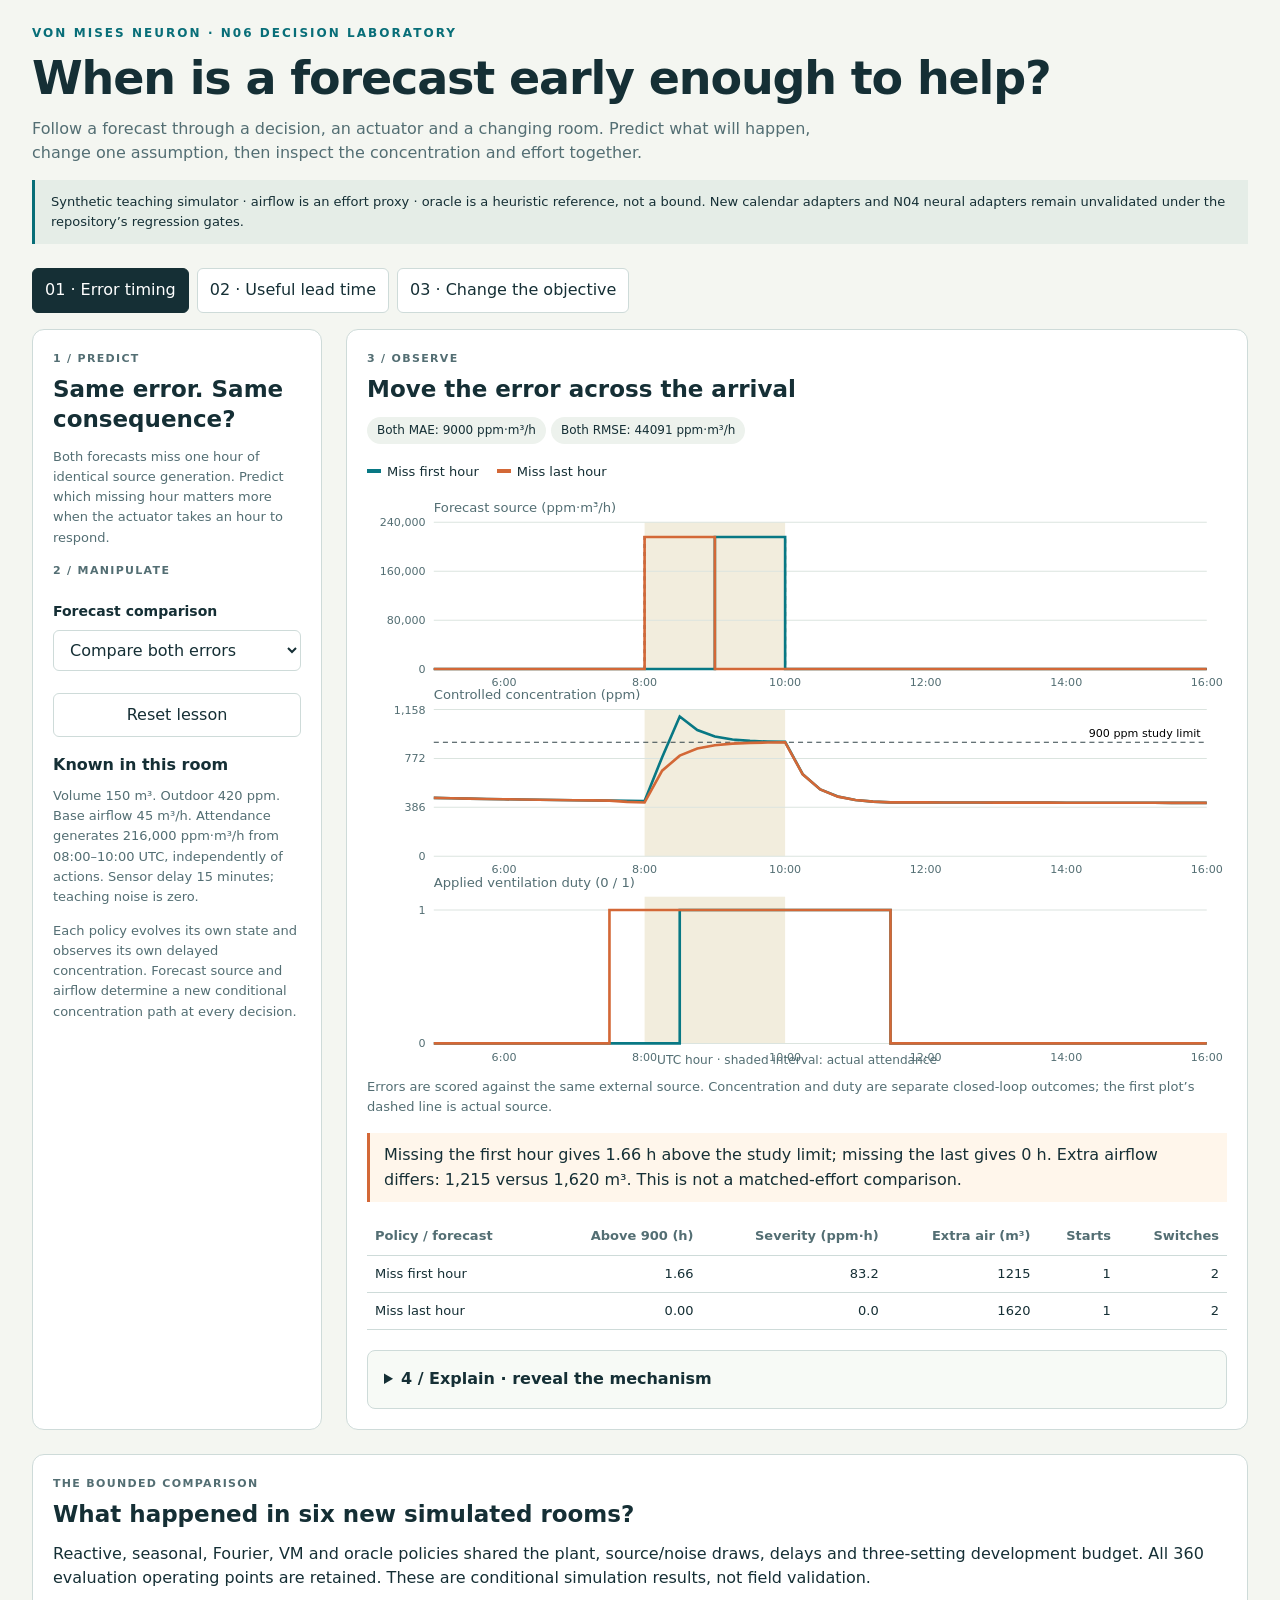
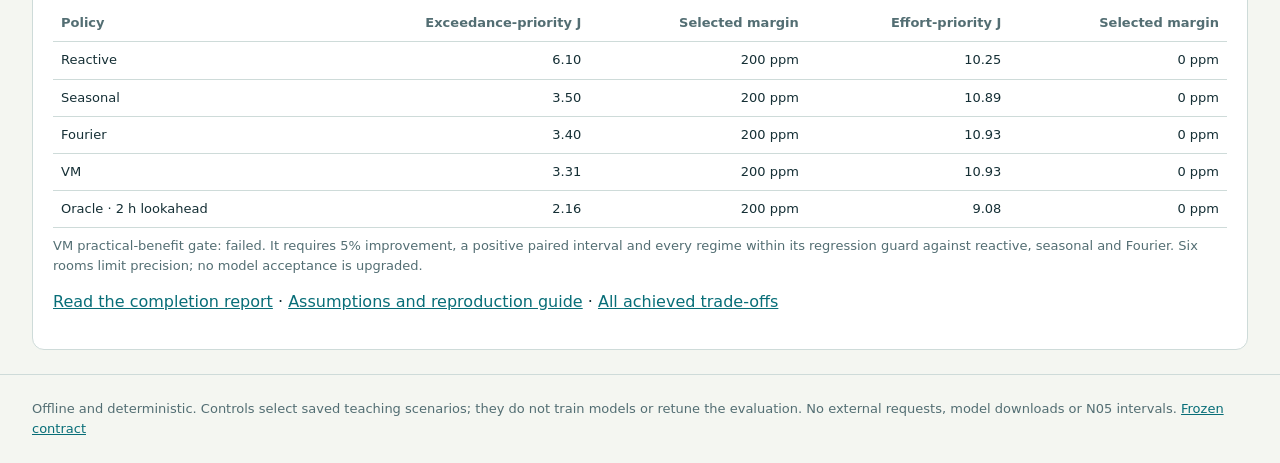
<file: docs/vm_n06_demo/index.html>
<!doctype html>
<html lang="en">
<head>
<meta charset="utf-8"><meta name="viewport" content="width=device-width,initial-scale=1">
<title>N06 · Forecasts into decisions</title>
<style>
:root{--ink:#152f35;--muted:#536e73;--line:#cedbd9;--paper:#f4f6f1;--teal:#086e78;--orange:#d36837;--blue:#5360b4}
*{box-sizing:border-box}body{margin:0;background:var(--paper);color:var(--ink);font:16px/1.55 system-ui,sans-serif}header,main,footer{max-width:1280px;margin:auto;padding:24px 32px}header{padding-bottom:16px}.eyebrow{font-size:12px;letter-spacing:.17em;text-transform:uppercase;color:var(--teal);font-weight:750}h1{font-size:clamp(28px,4vw,46px);line-height:1.13;margin:10px 0 12px;letter-spacing:-.025em}h2{font-size:23px;line-height:1.3;margin:8px 0 12px}h3{font-size:16px;margin:16px 0 6px}p{margin:8px 0 14px}.intro{max-width:800px;color:var(--muted)}.notice{font-size:13px;padding:12px 16px;background:#e5ede7;border-left:3px solid var(--teal)}nav{display:flex;gap:8px;flex-wrap:wrap;margin-top:24px}button,select{font:inherit;cursor:pointer;border:1px solid var(--line);border-radius:6px;padding:9px 12px;background:white;color:var(--ink)}button[aria-selected=true]{background:var(--ink);color:white;border-color:var(--ink)}button:focus-visible,select:focus-visible,summary:focus-visible{outline:3px solid #eba97e;outline-offset:3px}main{padding-top:0}.grid{display:grid;grid-template-columns:290px minmax(0,1fr);gap:24px}.panel{background:white;border:1px solid var(--line);border-radius:12px;padding:20px}.step{font-size:11px;text-transform:uppercase;letter-spacing:.12em;color:var(--muted);font-weight:750}.control{margin:22px 0}.control label{display:block;font-size:14px;font-weight:650;margin-bottom:7px}select{width:100%}.small{font-size:13px;color:var(--muted)}.plot{overflow:auto}.plot svg{display:block;width:100%;min-width:530px}table{border-collapse:collapse;width:100%;font-size:13px}th,td{text-align:right;padding:8px;border-bottom:1px solid var(--line);white-space:nowrap}th:first-child,td:first-child{text-align:left}th{color:var(--muted);font-weight:600}.tablewrap{overflow:auto}details{margin-top:20px;padding:16px;border:1px solid var(--line);border-radius:8px;background:#f7faf6}summary{cursor:pointer;font-weight:650}a{color:var(--teal)}.pill{display:inline-block;background:#edf2ed;border-radius:50px;font-size:12px;padding:4px 10px;margin:0 5px 8px 0}.outcome{border-left:3px solid var(--orange);padding:10px 14px;margin:16px 0;background:#fff6eb}.study{margin-top:24px}footer{font-size:13px;color:var(--muted);border-top:1px solid var(--line)}.legend{display:flex;gap:18px;flex-wrap:wrap;font-size:13px;margin:10px 0}.swatch{display:inline-block;width:14px;height:4px;margin:0 6px 3px 0}#reset{width:100%}[hidden]{display:none!important}@media(max-width:800px){header,main,footer{padding:20px 16px}.grid{grid-template-columns:1fr;gap:16px}.control{margin:12px 0}.panel{padding:16px}h1{max-width:480px}nav button{flex:1;font-size:13px;padding:9px 7px}}
</style>
</head>
<body>
<header>
<div class="eyebrow">Von Mises Neuron · N06 decision laboratory</div>
<h1>When is a forecast early enough to help?</h1>
<p class="intro">Follow a forecast through a decision, an actuator and a changing room. Predict what will happen, change one assumption, then inspect the concentration and effort together.</p>
<div class="notice">Synthetic teaching simulator · airflow is an effort proxy · oracle is a heuristic reference, not a bound. New calendar adapters and N04 neural adapters remain unvalidated under the repository’s regression gates.</div>
<nav aria-label="Lessons" role="tablist">
<button role="tab" aria-selected="true" data-tab="timing">01 · Error timing</button>
<button role="tab" aria-selected="false" data-tab="limits">02 · Useful lead time</button>
<button role="tab" aria-selected="false" data-tab="objective">03 · Change the objective</button>
</nav>
</header>
<main>
<div class="grid">
<aside class="panel">
<div class="step">1 / Predict</div><h2 id="question"></h2><p id="prediction" class="small"></p>
<div class="step">2 / Manipulate</div>
<div class="control" id="timingControls"><label for="focus">Forecast comparison</label><select id="focus"><option value="both">Compare both errors</option><option value="early_miss">Miss the first hour</option><option value="late_miss">Miss the last hour</option></select></div>
<div class="control" id="limitControls" hidden><label for="constraint">Actuator condition</label><select id="constraint"><option value="normal">405 m³/h extra · 30 min delay</option><option value="limited">60 m³/h extra · 30 min delay</option><option value="long_delay">405 m³/h extra · 2 h delay</option><option value="zero">Zero extra capacity</option></select></div>
<div class="control" id="objectiveControls" hidden><label for="weight">Trade-off weight λ</label><select id="weight"><option value="0.02">0.02 · Prioritize exceedance</option><option value="2">2.00 · Prioritize effort</option></select></div>
<button id="reset">Reset lesson</button>
<h3 id="knownTitle">Known in this room</h3><p class="small" id="knownText">Volume 150 m³. Outdoor 420 ppm. Base airflow 45 m³/h. Attendance generates 216,000 ppm·m³/h from 08:00–10:00 UTC, independently of actions. Sensor delay 15 minutes; teaching noise is zero.</p>
<p class="small">Each policy evolves its own state and observes its own delayed concentration. Forecast source and airflow determine a new conditional concentration path at every decision.</p>
</aside>
<section class="panel" aria-live="polite">
<div class="step">3 / Observe</div><h2 id="chartTitle"></h2>
<div id="badges"></div><div id="legend" class="legend"></div>
<div id="plot" class="plot"></div>
<p id="caption" class="small"></p><div id="outcome" class="outcome"></div>
<div class="tablewrap"><table id="metrics"></table></div>
<details id="explanation"><summary>4 / Explain · reveal the mechanism</summary><div id="explainText"></div></details>
</section>
</div>
<section class="panel study">
<div class="step">The bounded comparison</div><h2>What happened in six new simulated rooms?</h2>
<p>Reactive, seasonal, Fourier, VM and oracle policies shared the plant, source/noise draws, delays and three-setting development budget. All 360 evaluation operating points are retained. These are conditional simulation results, not field validation.</p>
<div class="tablewrap"><table id="studyTable"></table></div>
<p class="small" id="studyGate"></p>
<p><a href="../vm_n06_report_v1.md">Read the completion report</a> · <a href="../vm_n06_guide.md">Assumptions and reproduction guide</a> · <a href="../figures/vm_n06_tradeoffs_v1.png">All achieved trade-offs</a></p>
</section>
</main>
<footer>Offline and deterministic. Controls select saved teaching scenarios; they do not train models or retune the evaluation. No external requests, model downloads or N05 intervals. <a href="../vm_n06_protocol_v1.md">Frozen contract</a></footer>
<script src="data.js"></script>
<script>
'use strict';
const $=id=>document.getElementById(id), T=N06.teaching;
const colors=['#087884','#d36837','#5360b4','#33444a','#a08b37'];
const labels={early_miss:'Miss first hour',late_miss:'Miss last hour',reactive:'Reactive',oracle_short:'Oracle · 15 min lookahead',oracle:'Oracle · 2 h lookahead',vm:'VM',fourier:'Fourier',seasonal:'Seasonal'};
let tab='timing';
const fmt=(x,n=2)=>Number(x).toFixed(n);
function seriesPlot(series,withSource){
 const W=850,H=withSource?570:415,L=66,R=20,top=30,panel=withSource?145:155,gap=40;
 let out=`<svg role="img" aria-label="Linked concentration, source and applied ventilation plots" viewBox="0 0 ${W} ${H}">`;
 const fields=withSource?['source_forecast','states','actions']:['states','actions'];
 fields.forEach((field,i)=>{
  let y0=top+i*(panel+gap), max=field==='actions'?1.1:field==='source_forecast'?240000:Math.max(1050,...series.flatMap(s=>s.row.states))*1.05;
  const x=t=>L+(t-5)/11*(W-L-R), y=v=>y0+panel-v/max*panel;
  out+=`<rect x="${x(8)}" y="${y0}" width="${x(10)-x(8)}" height="${panel}" fill="#f2eddd"/><text x="${L}" y="${y0-10}" font-size="13" fill="#536e73">${field==='states'?'Controlled concentration (ppm)':field==='actions'?'Applied ventilation duty (0 / 1)':'Forecast source (ppm·m³/h)'}</text>`;
  for(const v of (field==='actions'?[0,1]:[0,max/3,2*max/3,max])){out+=`<path d="M${L} ${y(v)} H${W-R}" stroke="#dbe4df"/><text x="${L-8}" y="${y(v)+4}" text-anchor="end" font-size="11" fill="#536e73">${Math.round(v).toLocaleString()}</text>`}
  if(field==='states')out+=`<path d="M${L} ${y(900)} H${W-R}" stroke="#33444a" stroke-dasharray="5 4"/><text x="${W-R-6}" y="${y(900)-5}" text-anchor="end" font-size="11">900 ppm study limit</text>`;
  const pathFor=values=>{let points=[];values.forEach((v,j)=>{const hour=j*.25;if(hour>=5&&hour<=16){if(field!=='states'&&j>20)points.push(`${x(hour)},${y(values[j-1])}`);points.push(`${x(hour)},${y(v)}`)}});return points.join(' ')};
  if(field==='source_forecast')out+=`<polyline points="${pathFor(T.source)}" fill="none" stroke="#33444a" stroke-dasharray="4 4" stroke-width="2"/>`;
  series.forEach((s,j)=>out+=`<polyline points="${pathFor(s.row[field])}" fill="none" stroke="${s.color||colors[j]}" stroke-width="2.6"/>`);
  for(let tick=6;tick<=16;tick+=2)out+=`<text x="${x(tick)}" y="${y0+panel+17}" text-anchor="middle" font-size="11" fill="#536e73">${tick}:00</text>`;
 });return out+`<text x="${W/2}" y="${H-5}" text-anchor="middle" font-size="12" fill="#536e73">UTC hour · shaded interval: actual attendance</text></svg>`;
}
function metricTable(series){return '<thead><tr><th>Policy / forecast</th><th>Above 900 (h)</th><th>Severity (ppm·h)</th><th>Extra air (m³)</th><th>Starts</th><th>Switches</th></tr></thead><tbody>'+series.map(s=>{const m=s.row.metrics;return `<tr><td>${s.label}</td><td>${fmt(m.exceedance_hours)}</td><td>${fmt(m.severity_ppm_hours,1)}</td><td>${fmt(m.additional_air_m3,0)}</td><td>${m.activations}</td><td>${m.switches}</td></tr>`}).join('')+'</tbody>'}
function scatter(rows,best){const W=850,H=380,L=65,B=45,R=20,top=20,mx=Math.max(...rows.map(r=>r.additional_air_m3))*1.1,my=Math.max(...rows.map(r=>r.exceedance_hours))*1.1;
 const x=v=>L+v/mx*(W-L-R),y=v=>H-B-v/my*(H-B-top);let out=`<svg role="img" aria-label="Achieved ventilation effort versus exceedance duration" viewBox="0 0 ${W} ${H}">`;
 for(let t=0;t<=4;t++){let xv=mx*t/4,yv=my*t/4;out+=`<path d="M${x(xv)} ${top} V${H-B} M${L} ${y(yv)} H${W-R}" stroke="#dbe4df"/><text x="${x(xv)}" y="${H-B+17}" text-anchor="middle" font-size="11">${fmt(xv,0)}</text><text x="${L-8}" y="${y(yv)+4}" text-anchor="end" font-size="11">${fmt(yv,1)}</text>`}
 rows.forEach(r=>{const i=['reactive','seasonal','fourier','vm','oracle'].indexOf(r.arm);out+=`<circle cx="${x(r.additional_air_m3)}" cy="${y(r.exceedance_hours)}" r="${r===best?9:5}" fill="${colors[i]}" stroke="${r===best?'#152f35':'white'}" stroke-width="2"><title>${labels[r.arm]}, margin ${r.margin_ppm}: ${fmt(r.exceedance_hours)} h; ${fmt(r.additional_air_m3,0)} m3</title></circle>`});return out+`<text x="${W/2}" y="${H-3}" text-anchor="middle" font-size="12">Additional ventilation (m³ / 3 days)</text><text x="16" y="${H/2}" transform="rotate(-90 16 ${H/2})" text-anchor="middle" font-size="12">Above 900 ppm (hours / 3 days)</text></svg>`}
function render(){
 $('knownTitle').textContent=tab==='objective'?'Study conditions':'Known in this room';
 $('knownText').textContent=tab==='objective'?'Six independent simulated rooms, each scored for three days in four paired regimes. Volume 150 m³, outdoor 420 ppm, base airflow 45 m³/h. Sources correspond to 8–12 people with attendance and timing variation. Sensor delay 15 minutes; noise SD 10 ppm. See the contract for capacity and delay regimes.':'Volume 150 m³. Outdoor 420 ppm. Base airflow 45 m³/h. Attendance generates 216,000 ppm·m³/h from 08:00–10:00 UTC, independently of actions. Sensor delay 15 minutes; teaching noise is zero.';
 document.querySelectorAll('[data-tab]').forEach(b=>b.setAttribute('aria-selected',b.dataset.tab===tab));
 $('timingControls').hidden=tab!=='timing';$('limitControls').hidden=tab!=='limits';$('objectiveControls').hidden=tab!=='objective';
 let series=[];
 if(tab==='timing'){
  $('question').textContent='Same error. Same consequence?';$('prediction').textContent='Both forecasts miss one hour of identical source generation. Predict which missing hour matters more when the actuator takes an hour to respond.';
  const focus=$('focus').value;series=Object.entries(T.equal_error).filter(([k])=>focus==='both'||k===focus).map(([k,v],j)=>({label:labels[k],row:v,color:k==='early_miss'?colors[0]:colors[1]}));
  $('chartTitle').textContent='Move the error across the arrival';$('badges').innerHTML=`<span class="pill">Both MAE: ${fmt(T.equal_error.early_miss.source_mae,0)} ppm·m³/h</span><span class="pill">Both RMSE: ${fmt(T.equal_error.early_miss.source_rmse,0)} ppm·m³/h</span>`;
  $('plot').innerHTML=seriesPlot(series,true);$('metrics').innerHTML=metricTable(series);$('caption').textContent='Errors are scored against the same external source. Concentration and duty are separate closed-loop outcomes; the first plot’s dashed line is actual source.';
  $('outcome').textContent='Missing the first hour gives 1.66 h above the study limit; missing the last gives 0 h. Extra airflow differs: 1,215 versus 1,620 m³. This is not a matched-effort comparison.';
  $('explainText').innerHTML='<p>The early miss hides the approaching arrival while a command could still compensate for its delay. The later miss happens after the room and feedback have begun to respond. Equal total error says nothing about where the error falls relative to that opportunity.</p><p>These source forecasts are authored hypotheses, not claims that a trained model can produce them. More ventilation also contributes to the different outcome. The experiment separates equal forecast error from equal controller effort.</p><p><b>Change an assumption:</b> open the next lesson and remove actuator capacity. Why should every concentration curve coincide?</p>';
 }else if(tab==='limits'){
  const c=T.constraints[$('constraint').value];series=Object.entries(c.policies).map(([k,v])=>({label:labels[k],row:v}));
  $('question').textContent='Can the room use the notice?';$('prediction').textContent='A perfect source forecast still needs an effective actuator and enough useful lookahead. Predict whether 15 minutes or two hours of notice can cover the selected delay.';
  $('chartTitle').textContent='Information meets delay and capacity';$('badges').innerHTML=`<span class="pill">Extra capacity ${c.extra_flow_m3h} m³/h</span><span class="pill">Command delay ${c.delay_hours} h</span>`;
  $('plot').innerHTML=seriesPlot(series,false);$('metrics').innerHTML=metricTable(series);$('caption').textContent='Both oracle policies know the future source exactly. They share the same heuristic and delayed sensor, but use different lookahead windows. Neither establishes a performance bound.';
  $('outcome').textContent=$('constraint').value==='zero'?'Zero capacity: all three state curves coincide, with 6.70 hours of exceedance. Commands have no physical effect.':$('constraint').value==='limited'?'Limited capacity: even two-hour perfect information leaves 3.31 hours of exceedance. The actuator cannot hold the source-loaded equilibrium below the limit.':$('constraint').value==='long_delay'?'With two-hour actuation delay, the two-hour oracle still exceeds the limit for 1.66 hours. The heuristic does not optimally exploit perfect information.':'With normal capacity, two-hour lookahead prevents exceedance in this case. A 15-minute oracle still gives 1.67 hours above the limit, close to reactive control’s 1.73 hours.';
  $('explainText').innerHTML='<p>Airflow changes both the removal rate and the equilibrium concentration. At only 105 m³/h total flow, this source has equilibrium 2,477 ppm, well above 900 ppm. Advance notice cannot change that capacity limit.</p><p>At zero extra capacity all commands apply the same base flow. Perfect information has no controllable effect. With a long delay, an oracle used by a short-lookahead or poorly timed threshold rule can still perform poorly.</p><p><b>Predict next:</b> which policy would you choose if every additional 1,000 m³ cost two hours-equivalent in your declared objective?</p>';
 }else{
  const weight=Number($('weight').value),rows=['reactive','seasonal','fourier','vm','oracle'].map(arm=>{
   const margin=N06.analysis.selection.exceedance_priority[arm].margin_ppm;
   const points=N06.study.filter(r=>r.arm===arm&&r.margin_ppm===margin);
   const ex=points.reduce((s,r)=>s+r.exceedance_hours,0)/points.length;
   const air=points.reduce((s,r)=>s+r.additional_air_m3,0)/points.length;
   return {arm,margin_ppm:margin,exceedance_hours:ex,additional_air_m3:air,cost:ex+weight*air/1000};
  });rows.sort((a,b)=>a.cost-b.cost);const best=rows.find(r=>r.arm!=='oracle');
  $('question').textContent='What do you want to improve?';$('prediction').textContent='Fewer exceedance hours can require more airflow. Predict whether changing the cost of effort changes the preferred attained operating point.';
  $('chartTitle').textContent='Choose a trade-off, then read both axes';$('badges').innerHTML=`<span class="pill">J = exceedance h + λ × extra m³ / 1,000</span><span class="pill">λ = ${weight}</span>`;
  $('plot').innerHTML=scatter(rows,best);$('legend').innerHTML=['reactive','seasonal','fourier','vm','oracle'].map((k,i)=>`<span><i class="swatch" style="background:${colors[i]}"></i>${labels[k]}</span>`).join('');
  $('metrics').innerHTML='<thead><tr><th>Fixed attained study point</th><th>Margin (ppm)</th><th>Above 900 (h)</th><th>Extra air (m³)</th><th>J (h-equivalent)</th></tr></thead><tbody>'+rows.map(r=>`<tr><td>${labels[r.arm]}</td><td>${r.margin_ppm}</td><td>${fmt(r.exceedance_hours)}</td><td>${fmt(r.additional_air_m3,0)}</td><td>${fmt(r.cost)}</td></tr>`).join('')+'</tbody>';
  $('caption').textContent='Fixed primary development-selected settings, averaged over six rooms and four regimes. Only the objective weight changes. The outlined point is the lowest-cost non-oracle arm in this finite menu; the oracle remains a separate information reference.';
  $('outcome').textContent=`Preferred non-oracle point: ${labels[best.arm]}, fixed margin ${best.margin_ppm} ppm; J = ${fmt(best.cost)} hours-equivalent. This is a retrospective teaching ranking, not a deployment choice.`;
  $('explainText').innerHTML='<p>The physical outcomes do not change when you change λ; their ranking does. At 0.02, VM has the lowest cost among the four non-oracle arms. At 2.00, reactive control wins. Oracle information is not available to those arms and is displayed separately.</p><p>These settings were selected on development rooms for the primary objective and stay fixed in this view. The study table below also reports separately development-selected settings for the effort objective; that is a different comparison. No evaluation outcome changes the saved selections.</p><p>Air volume is an effort proxy. Neither weight turns it into electricity, money or health benefit. All calendar models remain diagnostic and unvalidated.</p><p><b>Explain the choice:</b> state the objective, attained effort, attained outcome and assumption that could reverse the ranking.</p>';
 }
 if(tab!=='objective')$('legend').innerHTML=series.map((s,i)=>`<span><i class="swatch" style="background:${s.color||colors[i]}"></i>${s.label}</span>`).join('');
}
document.querySelectorAll('[data-tab]').forEach(b=>b.addEventListener('click',()=>{tab=b.dataset.tab;$('explanation').open=false;render()}));
['focus','constraint','weight'].forEach(id=>$(id).addEventListener('change',render));
$('reset').addEventListener('click',()=>{$('focus').value='both';$('constraint').value='normal';$('weight').value='0.02';$('explanation').open=false;render()});
const arms=N06.analysis.objectives;
$('studyTable').innerHTML='<thead><tr><th>Policy</th><th>Exceedance-priority J</th><th>Selected margin</th><th>Effort-priority J</th><th>Selected margin</th></tr></thead><tbody>'+['reactive','seasonal','fourier','vm','oracle'].map(a=>`<tr><td>${labels[a]}</td><td>${fmt(arms.exceedance_priority.arms[a].mean_objective)}</td><td>${arms.exceedance_priority.arms[a].selected_margin_ppm} ppm</td><td>${fmt(arms.effort_priority.arms[a].mean_objective)}</td><td>${arms.effort_priority.arms[a].selected_margin_ppm} ppm</td></tr>`).join('')+'</tbody>';
$('studyGate').textContent=`VM practical-benefit gate: ${N06.analysis.primary_gate_passed?'passed':'failed'}. It requires 5% improvement, a positive paired interval and every regime within its regression guard against reactive, seasonal and Fourier. Six rooms limit precision; no model acceptance is upgraded.`;
render();
</script>
</body></html>
</file>
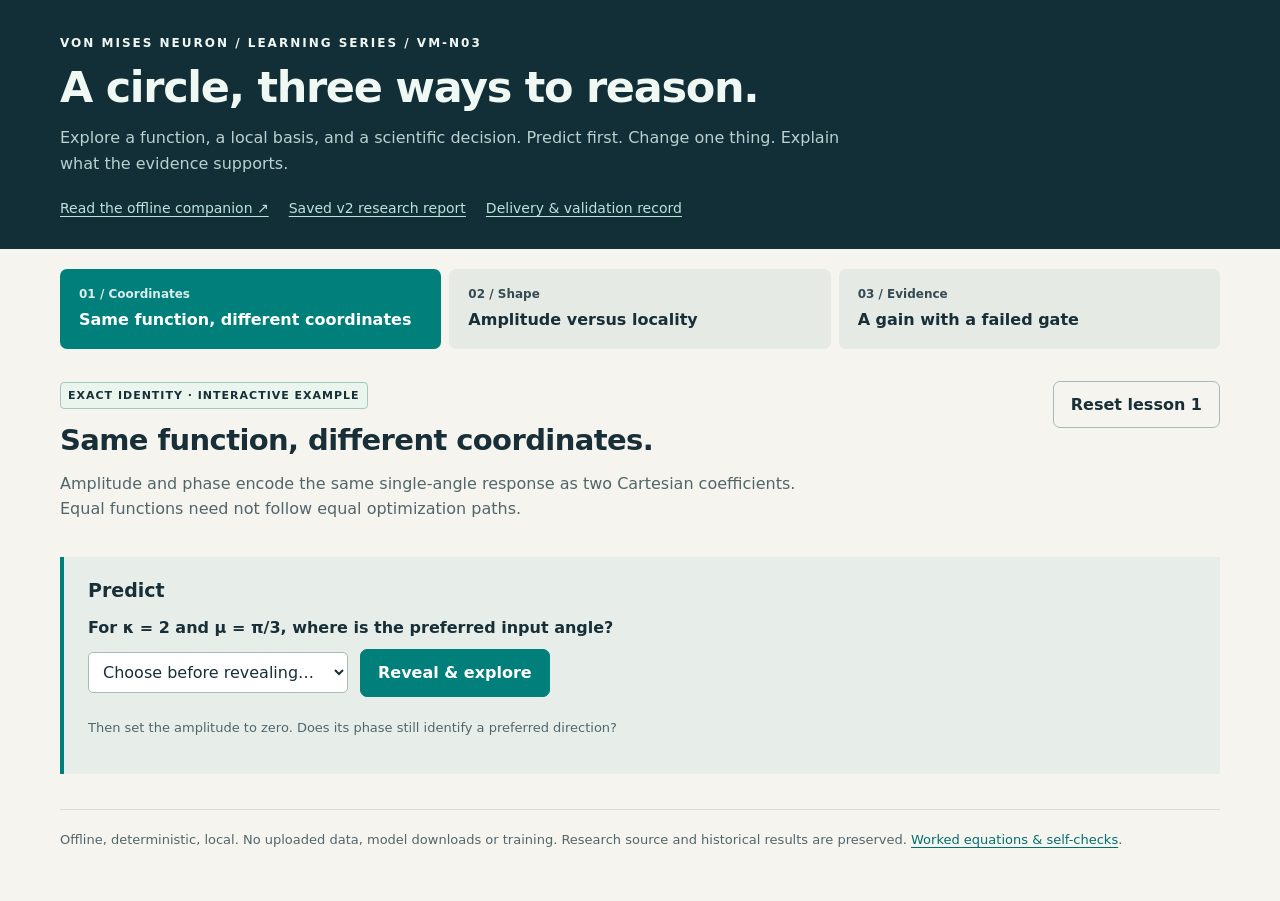
<file: learning/vm_playground/index.html>
<!doctype html>
<html lang="en">
<head><meta charset="utf-8"><meta name="viewport" content="width=device-width, initial-scale=1"><title>VM learning playground · Circular coordinates & evidence</title><link rel="stylesheet" href="style.css"><script defer src="core.js"></script><script defer src="evidence.js"></script><script defer src="app.js"></script></head>
<body>
<header><div class="eyebrow">Von Mises Neuron / Learning series / VM-N03</div><h1>A circle, three ways to reason.</h1><p>Explore a function, a local basis, and a scientific decision. Predict first. Change one thing. Explain what the evidence supports.</p><div class="toplinks"><a href="guide.html">Read the offline companion ↗</a><a href="../../docs/vm_locality_v2_results.md">Saved v2 research report</a><a href="../../docs/learning/vm_n03_completion.md">Delivery & validation record</a></div></header>
<main class="shell">
<nav aria-label="Lessons"><button type="button" aria-pressed="true" aria-controls="lesson1" data-lesson="1"><span>01 / Coordinates</span>Same function, different coordinates</button><button type="button" aria-pressed="false" aria-controls="lesson2" data-lesson="2"><span>02 / Shape</span>Amplitude versus locality</button><button type="button" aria-pressed="false" aria-controls="lesson3" data-lesson="3"><span>03 / Evidence</span>A gain with a failed gate</button></nav>
<noscript><p>This playground needs JavaScript for controls. The <a href="guide.html">offline companion</a> works without it.</p></noscript>
<section id="lesson1" class="lesson" aria-labelledby="heading1">
<div class="lesson-head"><div><span class="badge">Exact identity · interactive example</span><h2 id="heading1">Same function, different coordinates.</h2><p>Amplitude and phase encode the same single-angle response as two Cartesian coefficients. Equal functions need not follow equal optimization paths.</p></div><button class="secondary reset" data-reset="1">Reset lesson 1</button></div>
<div class="prompt"><h3>Predict</h3><label for="prediction1">For κ = 2 and μ = π/3, where is the preferred input angle?</label><select id="prediction1"><option value="">Choose before revealing…</option><option>+π/3</option><option>−π/3 modulo 2π</option><option>κ determines the angle</option></select><button data-reveal="1">Reveal & explore</button><p class="hint">Then set the amplitude to zero. Does its phase still identify a preferred direction?</p></div>
<div class="workspace" id="workspace1" hidden>
<div class="grid"><aside class="card controls"><h3>Manipulate</h3>
<div class="control"><label for="amplitude">Amplitude κ <output id="amplitudeValue"></output></label><input id="amplitude" type="range" min="0" max="5" step="0.001" value="2"><div class="hint">Arbitrary response units; zero is a teaching boundary.</div></div>
<div class="control"><label for="phase">Phase μ <output id="phaseValue"></output></label><input id="phase" type="range" min="-3.141593" max="3.141593" step="any" value="1.0471975512"><div class="hint">Radians, using cos(θ + μ).</div></div>
<div class="control"><label for="probe">Probe angle θ <output id="probeValue"></output></label><input id="probe" type="range" min="-3.141593" max="3.141593" step="any" value="0"></div>
<div class="wide"><button class="secondary preset" id="zero">Set κ = 0</button><button class="secondary preset" id="nearzero">Set κ = 0.001</button><button class="secondary preset" id="boundary">Probe π boundary</button></div>
<p class="hint wide">Physical angles wrap in radians. A z-scored sensor value is not automatically a physical direction.</p></aside>
<div class="card"><h3>Observe · the responses overlap</h3><div class="equation">κ cos(θ + μ) = a cos θ + b sin θ<br>a = κ cos μ &nbsp; · &nbsp; b = −κ sin μ</div><div class="metrics" id="coordinateMetrics" aria-live="polite"></div><div id="coordinatePlot"></div><div class="legend"><span>Polar response</span><span class="amber">Cartesian response (dashed)</span></div><div class="readout" id="coordinateReadout" aria-live="polite"></div><p class="note" id="phaseNote"></p></div></div>
<details class="explain"><summary>Explain · the sign, the boundary, and the scope</summary><p>The cosine addition identity fixes the minus sign on b. A positive amplitude peaks when θ + μ = 0 modulo 2π, so the preferred angle is −μ. Every individual angular input can shift by 2π without changing the core sum; adding the same bias preserves this.</p><p>At κ = 0 every response is zero and every angle ties; there is no unique preferred angle. At κ = 0.001 a formal maximum exists, but the tiny contribution makes phase a weak descriptor of the function. In the research layer κ = softplus(raw_κ): finite raw values give strictly positive amplitudes in exact arithmetic. The zero setting demonstrates the limiting function.</p><p>Affine input projections and raw-input residuals can break a composed model’s input periodicity. A preferred standardized sensor value is not evidence of a physical phase. The algebra establishes equivalent functions, not equal gradients, training speed, or generalization. <a href="../../src/circular_layers_v2.py">Layer equations</a> · <a href="../../docs/vm_methodology_results.md">v1 optimization findings</a>.</p><p><strong>Self-check:</strong> If μ increases by π, what changes? The response flips sign; the preferred direction rotates by π. Its period remains 2π.</p></details>
</div></section>
<section id="lesson2" class="lesson" aria-labelledby="heading2" hidden>
<div class="lesson-head"><div><span class="badge">Exact identity · interactive example</span><h2 id="heading2">Amplitude versus locality.</h2><p>Moving κ outside or inside an exponential changes its role. A peak-normalized kernel has a fixed maximum and an adjustable width.</p></div><button class="secondary reset" data-reset="2">Reset lesson 2</button></div>
<div class="prompt"><h3>Predict</h3><label for="prediction2">When κ grows at harmonic h = 1, which response becomes narrower?</label><select id="prediction2"><option value="">Choose before revealing…</option><option>Only the peak-normalized exponential</option><option>Both responses become narrower</option><option>Neither; κ changes the period</option></select><button data-reveal="2">Reveal & explore</button><p class="hint">Compare with the gray κ = 1 reference. Then change the integer harmonic without changing κ.</p></div>
<div class="workspace" id="workspace2" hidden><div class="grid"><aside class="card controls"><h3>Manipulate</h3>
<div class="control"><label for="concentration">κ <output id="concentrationValue"></output></label><input id="concentration" type="range" min="0" max="12" step="0.01" value="4"></div>
<div class="control"><label for="center">Center c <output id="centerValue"></output></label><input id="center" type="range" min="-3.141593" max="3.141593" step="any" value="0"></div>
<div class="control"><label for="harmonic">Integer harmonic h</label><select id="harmonic"><option>1</option><option>2</option><option>3</option><option>4</option></select></div>
<div class="control"><label for="period">Timestamp period T</label><select id="period"><option value="24">24 hours · daily feature</option><option value="168">168 hours · weekly feature</option></select></div>
<div class="control"><label for="offset">Probe offset θ − c <output id="offsetValue"></output></label><input id="offset" type="range" min="0" max="3.141593" step="any" value="1.5707963268"></div>
<p class="hint wide">Here c = −μ for h = 1. Angles are radians. Exponents and kernel values are dimensionless.</p></aside>
<div class="card"><h3>Observe · height versus shape</h3><div class="two-plots"><div><div class="equation">z = κ cos[h(θ − c)]</div><div id="sumPlot"></div><p class="hint">Sum / “log-output” response. Fixed vertical scale.</p></div><div><div class="equation">K = exp{κ(cos[h(θ − c)] − 1)}</div><div id="kernelPlot"></div><p class="hint">Peak = 1; this is not a probability density.</p></div></div><div class="legend"><span>Current κ</span><span class="gray">κ = 1 reference</span><span class="amber">Chordal Gaussian (kernel only)</span></div><div class="readout" id="localityReadout" aria-live="polite"></div><div class="equation section-space">u(φ) = (cos φ, sin φ)<br>‖u(hθ) − u(hc)‖² = 2 − 2 cos[h(θ − c)]<br>K = exp{−κ ‖u(hθ) − u(hc)‖² / 2}</div><div class="readout" id="identityReadout" aria-live="polite"></div></div></div>
<details class="explain"><summary>Explain · why concentration cannot create a clock</summary><p>Multiplying a cosine by κ scales its height, with no change in frequency or relative width. In the exponential, increasing κ suppresses off-center values while the peak stays one. At κ = 0 the sum is zero and the kernel is one everywhere.</p><p>For θ(t) = 2πt/T, a positive integer h gives repeated peaks every T/h hours (when κ &gt; 0). T and h supply this structure; concentration bands do not. For h &gt; 1 the circle embedding wraps h times, so there are multiple peaks. A noninteger h would generally break the 2π input wrap guarantee.</p><p>The Gaussian equality uses Euclidean <em>chord distance</em> between unit-circle embeddings, not an approximation using squared angular distance. At h = 1 and κ &gt; 0, the corresponding density is exp(κ cos(θ − c))/(2πI₀(κ)); a peak of one alone does not normalize its integral. The unnormalized exponential in the core research layer can overflow; adding a bias after exp also removes a general positivity guarantee. <a href="../../src/circular_layers_v2.py">Peak kernel implementation</a>.</p><p><strong>Self-check:</strong> With κ = 2 and θ − c = π/2 at h = 1, both kernel equations give exp(−2) ≈ 0.135335. Does that value have units of hours? No: it is dimensionless.</p></details></div></section>
<section id="lesson3" class="lesson" aria-labelledby="heading3" hidden>
<div class="lesson-head"><div><span class="badge">Empirical finding · historical study</span><h2 id="heading3">A gain with a failed gate.</h2><p>An average answers one question. A prespecified family requirement answers another. Explore the retained outcomes before deciding what follows.</p></div><button class="secondary reset" data-reset="3">Reset lesson 3</button></div>
<div class="prompt"><h3>Predict</h3><label for="prediction3">Can a large average error reduction coexist with a failed scientific gate?</label><select id="prediction3"><option value="">Choose before revealing…</option><option>Yes, if a required family comparison fails</option><option>No, the overall average decides everything</option></select><button data-reveal="3">Reveal & inspect</button><p class="hint">Use the absolute error scale as well as relative percentages to explain the result.</p></div>
<div class="workspace" id="workspace3" hidden>
<article class="card historical"><span class="badge">Frozen locality-v2 confirmation · view controls only</span><h3>The locked overall gate failed</h3><div class="gate-cards" id="gateCards"></div><p class="history-context">Primary decision: balanced clean-grid MSE / target variance at 2 seconds; positive reduction means lower error. Both co-primary comparisons had to pass, including the unchanged 10% maximum family regression. Eight functions per family are the independent units. The nonperiodic family is diagnostic and excluded from the primary score. <a href="../../docs/vm_locality_v2_results.md#locked-confirmation-decisions">Decision and bootstrap details ↗</a></p>
<div class="filters"><div class="control"><label for="historyView">Summary view</label><select id="historyView"><option value="balanced">Balanced periodic</option><option value="family">Family · average labels/noise</option><option value="cell">Family / label / noise cell</option></select></div><div class="control"><label for="family">Family</label><select id="family"><option value="smooth">Smooth</option><option value="narrow">Narrow</option><option value="multimodal">Multimodal</option><option value="nonperiodic">Nonperiodic · diagnostic</option></select></div><div class="control"><label for="labels">Total labels</label><select id="labels"><option>64</option><option selected>128</option><option>512</option></select></div><div class="control"><label for="noise">Noise SD</label><select id="noise"><option>0.05</option><option>0.2</option></select></div><div class="control"><label for="seconds">Compute allowance</label><select id="seconds"><option value="0.25">0.25 seconds</option><option value="0.75">0.75 seconds</option><option value="2" selected>2 seconds</option></select></div></div>
<p class="readout" id="historyDescription" aria-live="polite"></p><div class="table-wrap" id="historyTable"></div><p class="history-context">All ten model arms stay visible. These filters neither refit models nor change the locked gate above. Every score links to its frozen source; the record path or CSV line is also in the link title. The retained values were imported, not reproduced by this playground.</p>
<details class="explain"><summary>Inspect measured fit time and completed updates</summary><div class="table-wrap" id="runtimeTable"></div><p class="note">The common allowance is a cap, not equal actual cost. Fit totals include terminal atomic-block overshoot; only fully captured checkpoints within each allowance were eligible. Times are hardware-dependent historical CUDA measurements.</p></details>
<details class="explain"><summary>Explain · aggregate gain, family failure, and stronger controls</summary><p>Smooth errors are small in absolute terms, while narrow and multimodal errors are larger. Averaging the normalized errors can therefore favor VP strongly even when its smooth-family relative error increases. The locked family gate still fails; the passing fixed48 contrast cannot cancel it.</p><p>Variable projection (VP) re-solves the ridge readout while updating the basis geometry. Joint Adam updates geometry and readout together. Joint Adam had lower aggregate error, and more completed updates in the shared time allowance; this is a comparison of complete timed methods, not equal update counts.</p><p>Inspect narrow and multimodal cells at 512 labels: larger Fourier bases beat vp_both. Their poorer small-sample cells help explain the different aggregate ranking. At 0.25 seconds, vp_both also trails fixed48. A result depends on labels, target family, noise and computation. These are conditional synthetic findings, not forecasting or deployment evidence. <a href="../../docs/vm_locality_v2_results.md#all-model-outcomes-and-conditional-answer">Full interpretation and limitations ↗</a></p><p>V1 also had failed primary gates under its different protocol. V2 does not overwrite those results. <a href="../../docs/vm_methodology_results.md">Read the v1 negative findings ↗</a></p></details>
</article>
<article class="card toy"><span class="badge">Interactive synthetic exercise · not study evidence</span><h3>Find a winner when everyone has the same risk</h3><p>All authored candidates have population MSE = 1 in arbitrary squared units. Selection sees development residuals only. Independent reserved residuals evaluate that same selected candidate.</p><div class="prompt"><label for="predictionSelection">As you search more candidates, which average should fall?</label><select id="predictionSelection"><option value="">Predict first…</option><option>Selected development MSE</option><option>Same-candidate reserved MSE</option><option>Both must improve</option></select><button id="revealSelection">Reveal synthetic scores</button></div>
<div id="selectionWorkspace" hidden><div class="filters"><div class="control"><label for="candidates">Candidates searched</label><select id="candidates"><option>1</option><option>4</option><option selected>16</option><option>64</option></select></div><div class="control"><label for="development">Development observations</label><select id="development"><option value="16">16 per candidate</option><option value="128">128 per candidate</option></select></div></div><p class="hint">Fixed seed 20260922 · 200 repetitions · 256 independent reserved observations per candidate. Candidate sets and development sample prefixes are nested; no fit is run.</p><div id="selectionPlot"></div><div class="legend"><span>Selected development MSE</span><span class="purple">Same-candidate reserved MSE</span><span class="gray">True population MSE = 1</span></div><div id="selectionTable" class="table-wrap"></div><p class="readout" id="selectionReadout" aria-live="polite"></p><details class="explain"><summary>Explain · what searching consumes</summary><p>The minimum of nested noisy development scores cannot rise when candidates are added. That selected minimum is optimistic about true risk. Because reserved residuals never enter the selector, their expected MSE stays one; finite simulated means fluctuate. More development observations reduce score noise.</p><p>Choosing again on the reserved scores would consume them for selection. You would need a fresh evaluation for that new procedure. This constructed example does not diagnose misconduct or quantify bias in locality-v2; the historical study used a separate locked confirmation stage. Real candidates can have different risks and correlated errors.</p><p><strong>Exit response:</strong> “We selected ___ using ___; evaluated that fixed choice on ___; and the comparison applies to ___.” <a href="core.js">Inspect the small deterministic generator and selector ↗</a>.</p></details></div></article>
<details class="explain"><summary>Evidence guide · four different kinds of support</summary><p><strong>Exact identity:</strong> algebraic equality for the stated mathematical functions. <strong>Engineering validation:</strong> finite-precision, reset, source-integrity and UI checks; this is the scope of this delivery. <strong>Empirical finding:</strong> retained v1/v2 outcomes under their recorded protocols. <strong>Open hypothesis:</strong> a possible benefit in a new domain or setup; no interactive example establishes it. <a href="guide.html#reading">Read the companion’s evidence guide ↗</a>.</p><p><a href="../../docs/vm_locality_v2_run_record.json">Full compact record</a> · <a href="../../docs/vm_locality_v2_cells.csv">All 720 saved cells</a> · <a href="../../docs/vm_locality_v2_protocol.md">Frozen protocol</a>. Exact arrays and checkpoints are outside this teaching bundle.</p></details>
</div></section>
<footer>Offline, deterministic, local. No uploaded data, model downloads or training. Research source and historical results are preserved. <a href="guide.html">Worked equations & self-checks</a>.</footer>
</main></body></html>
</file>
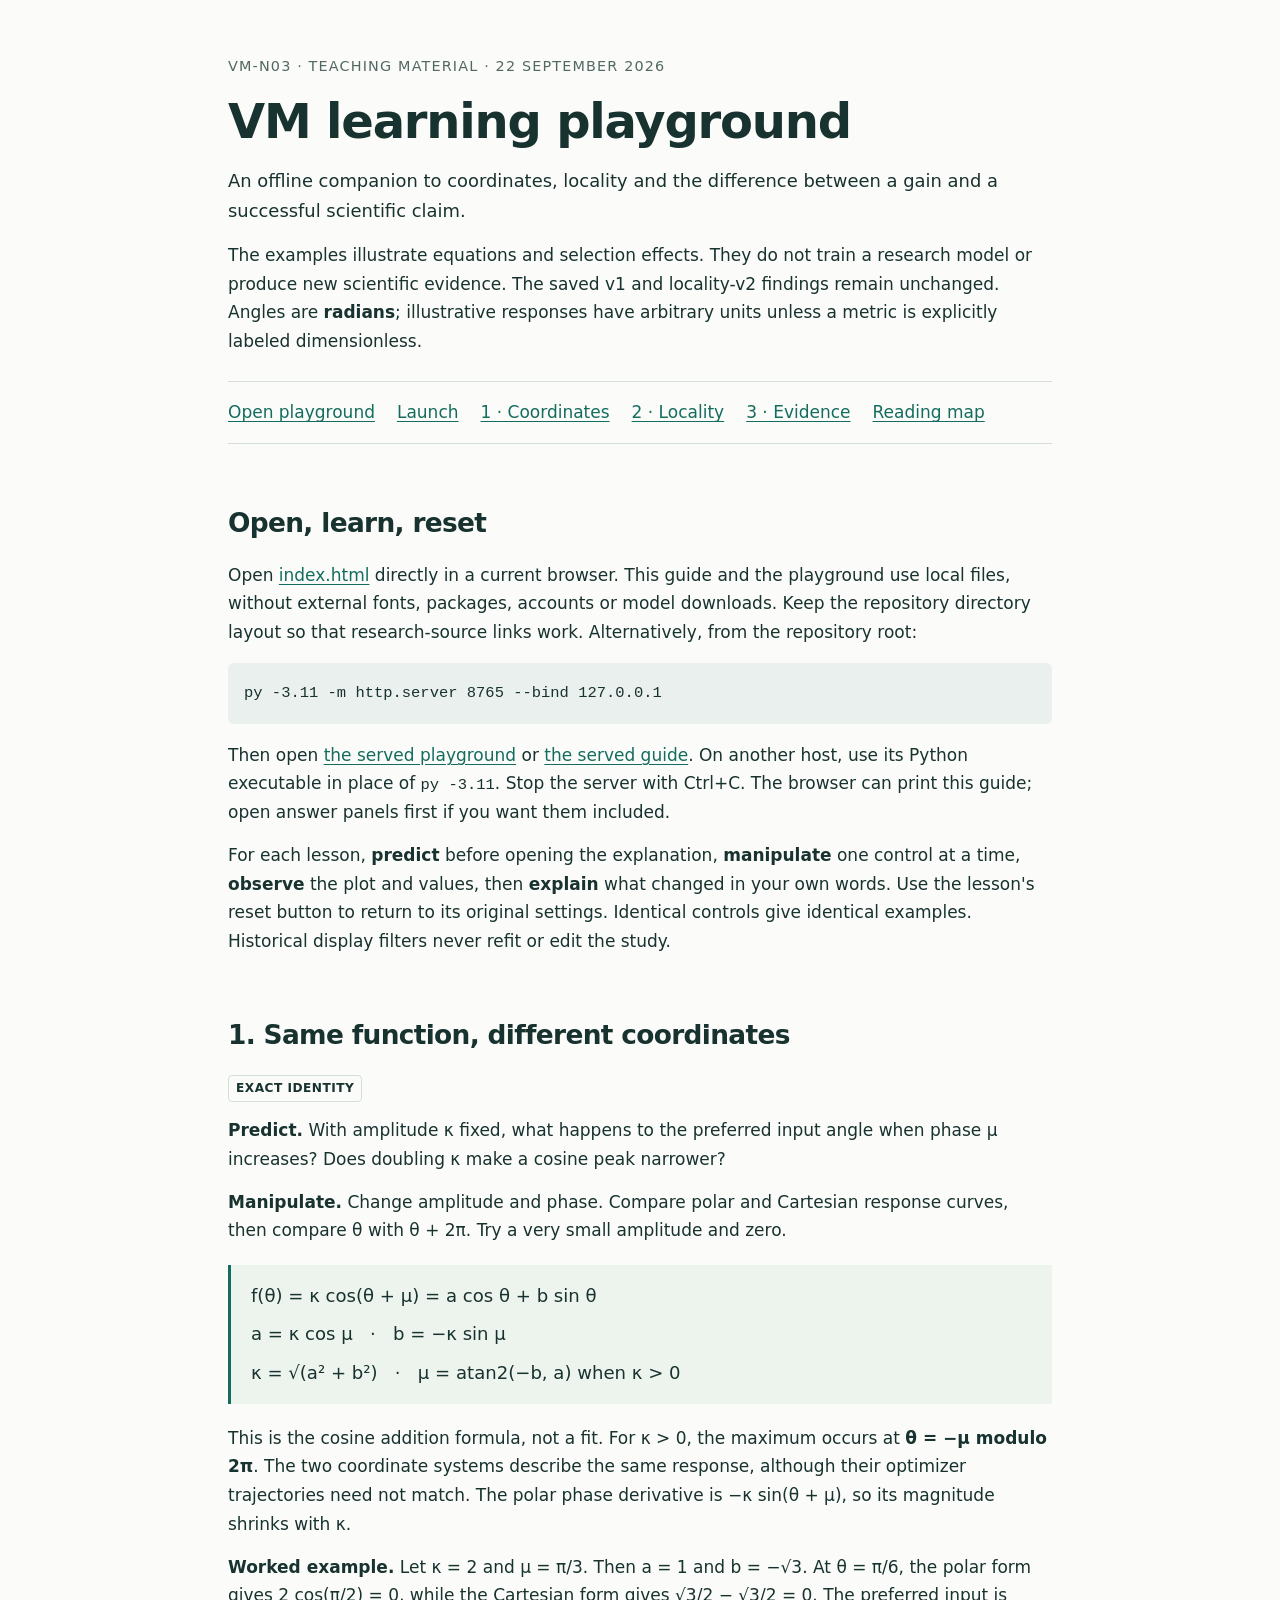
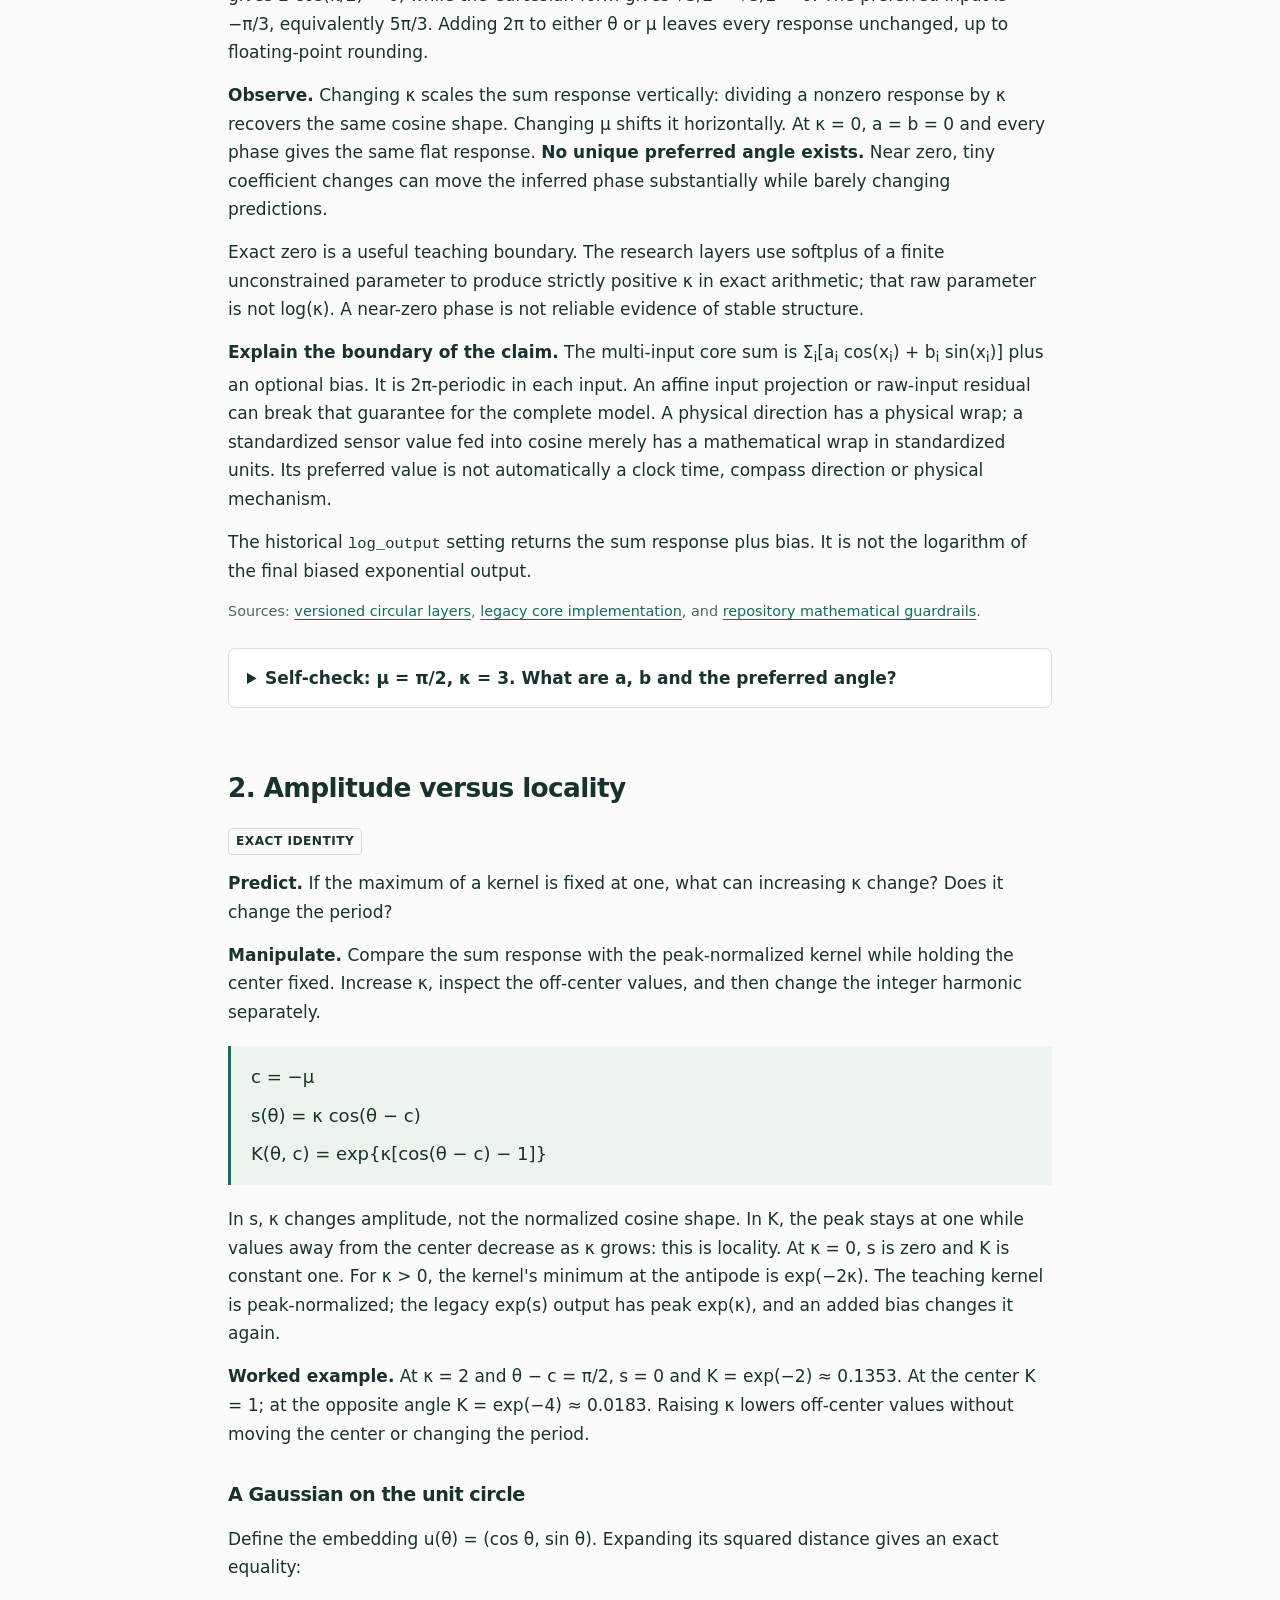
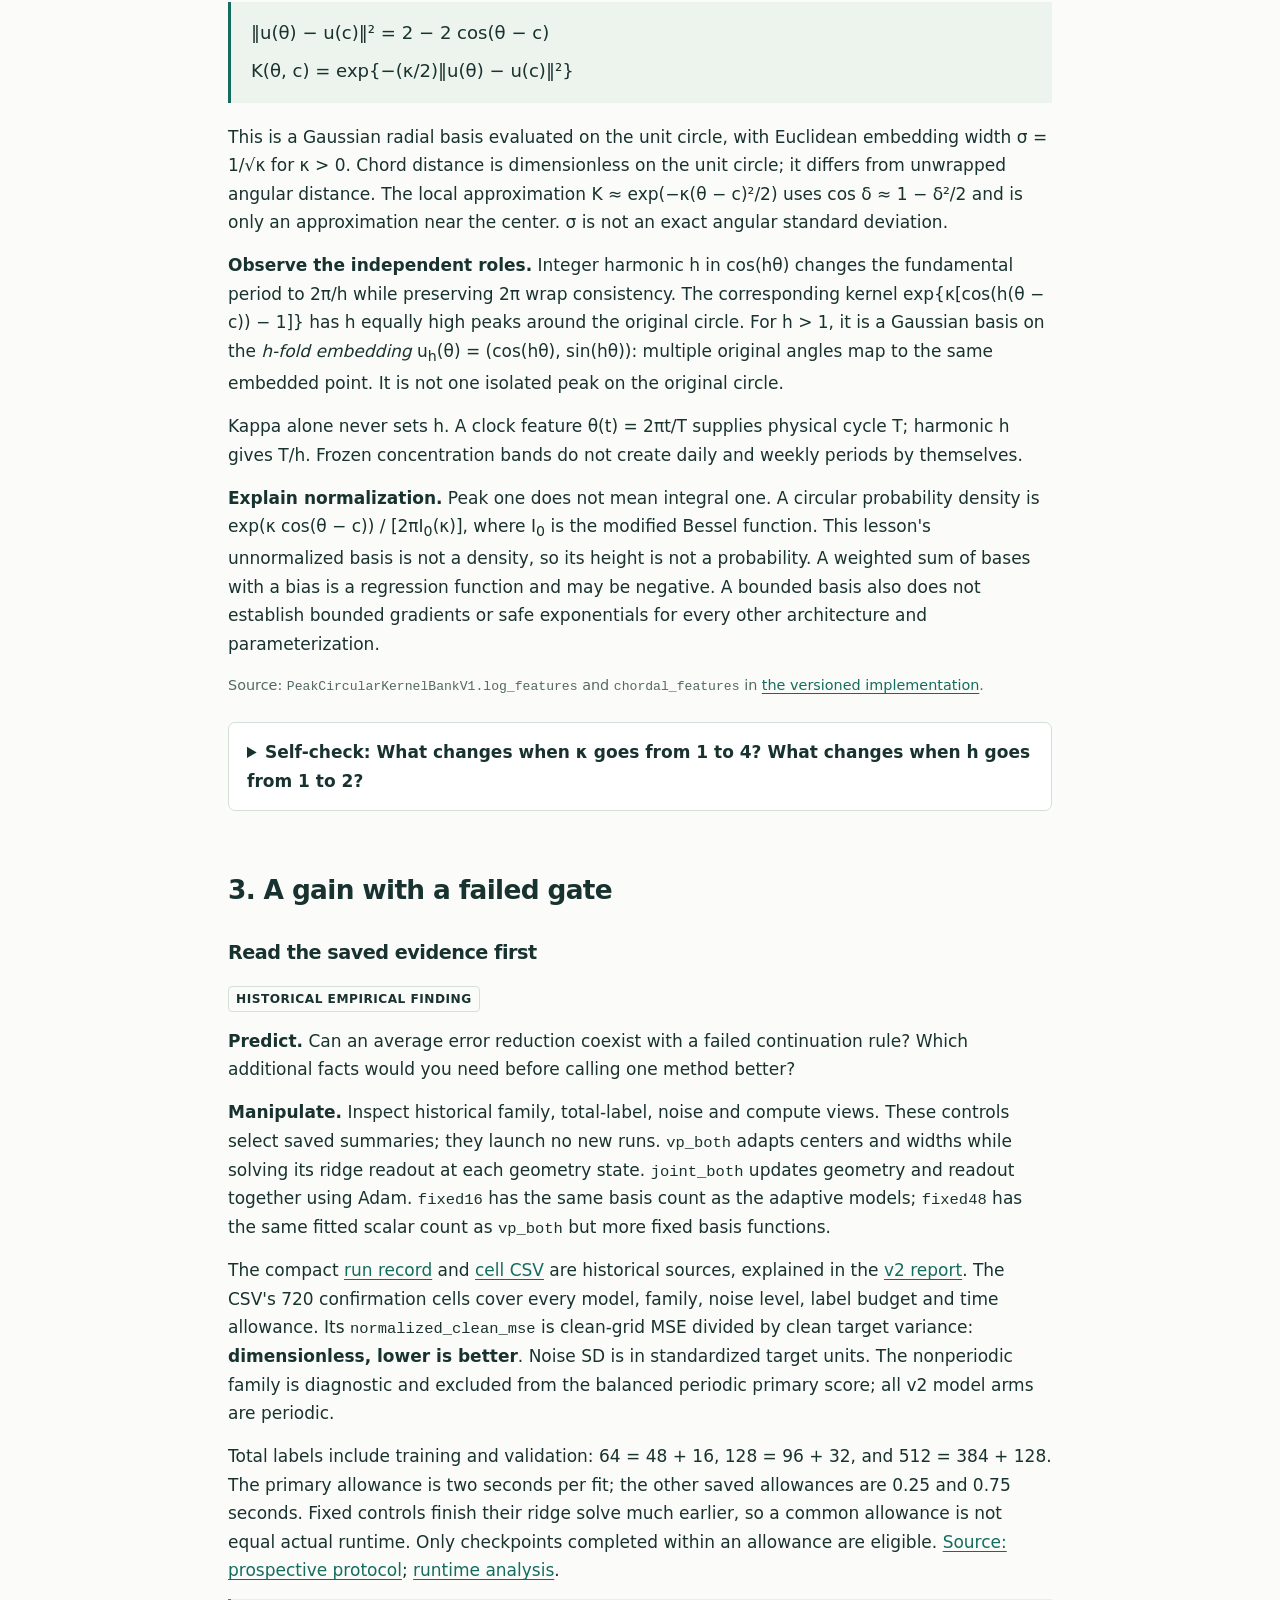
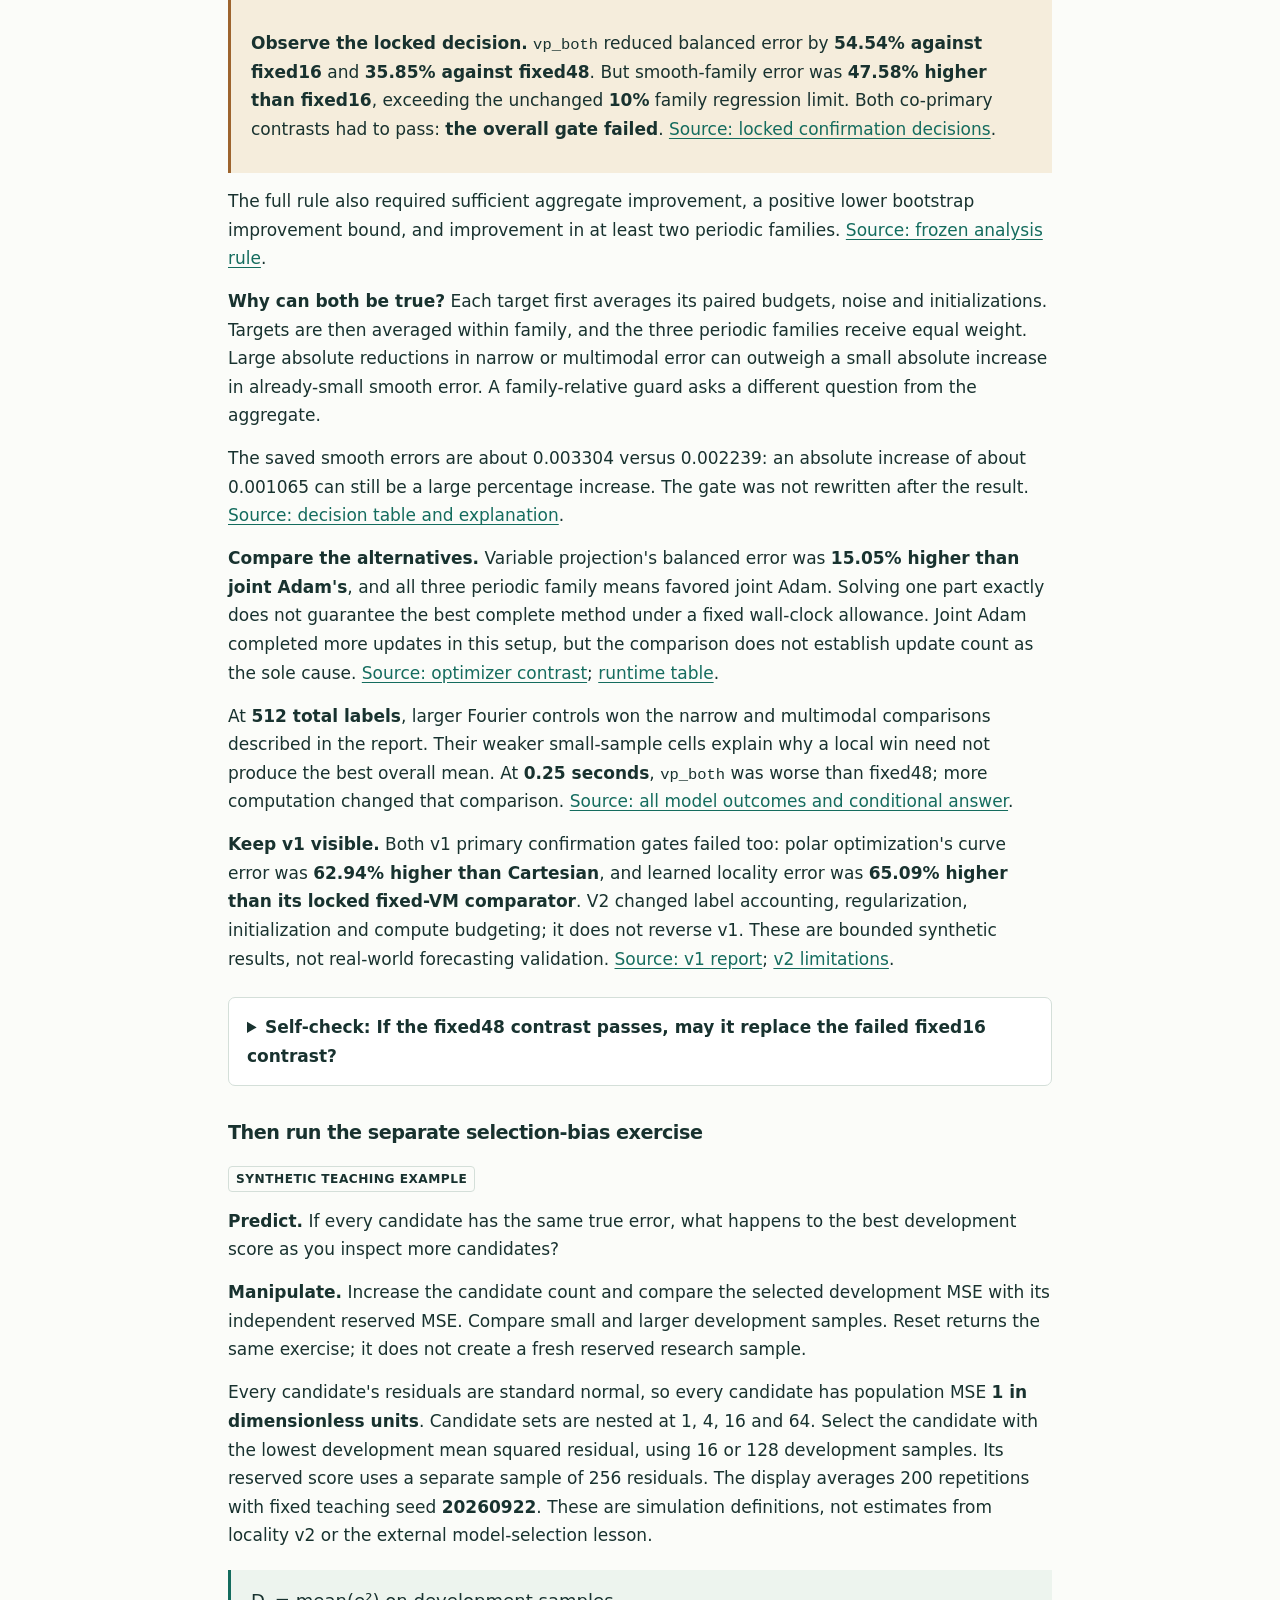
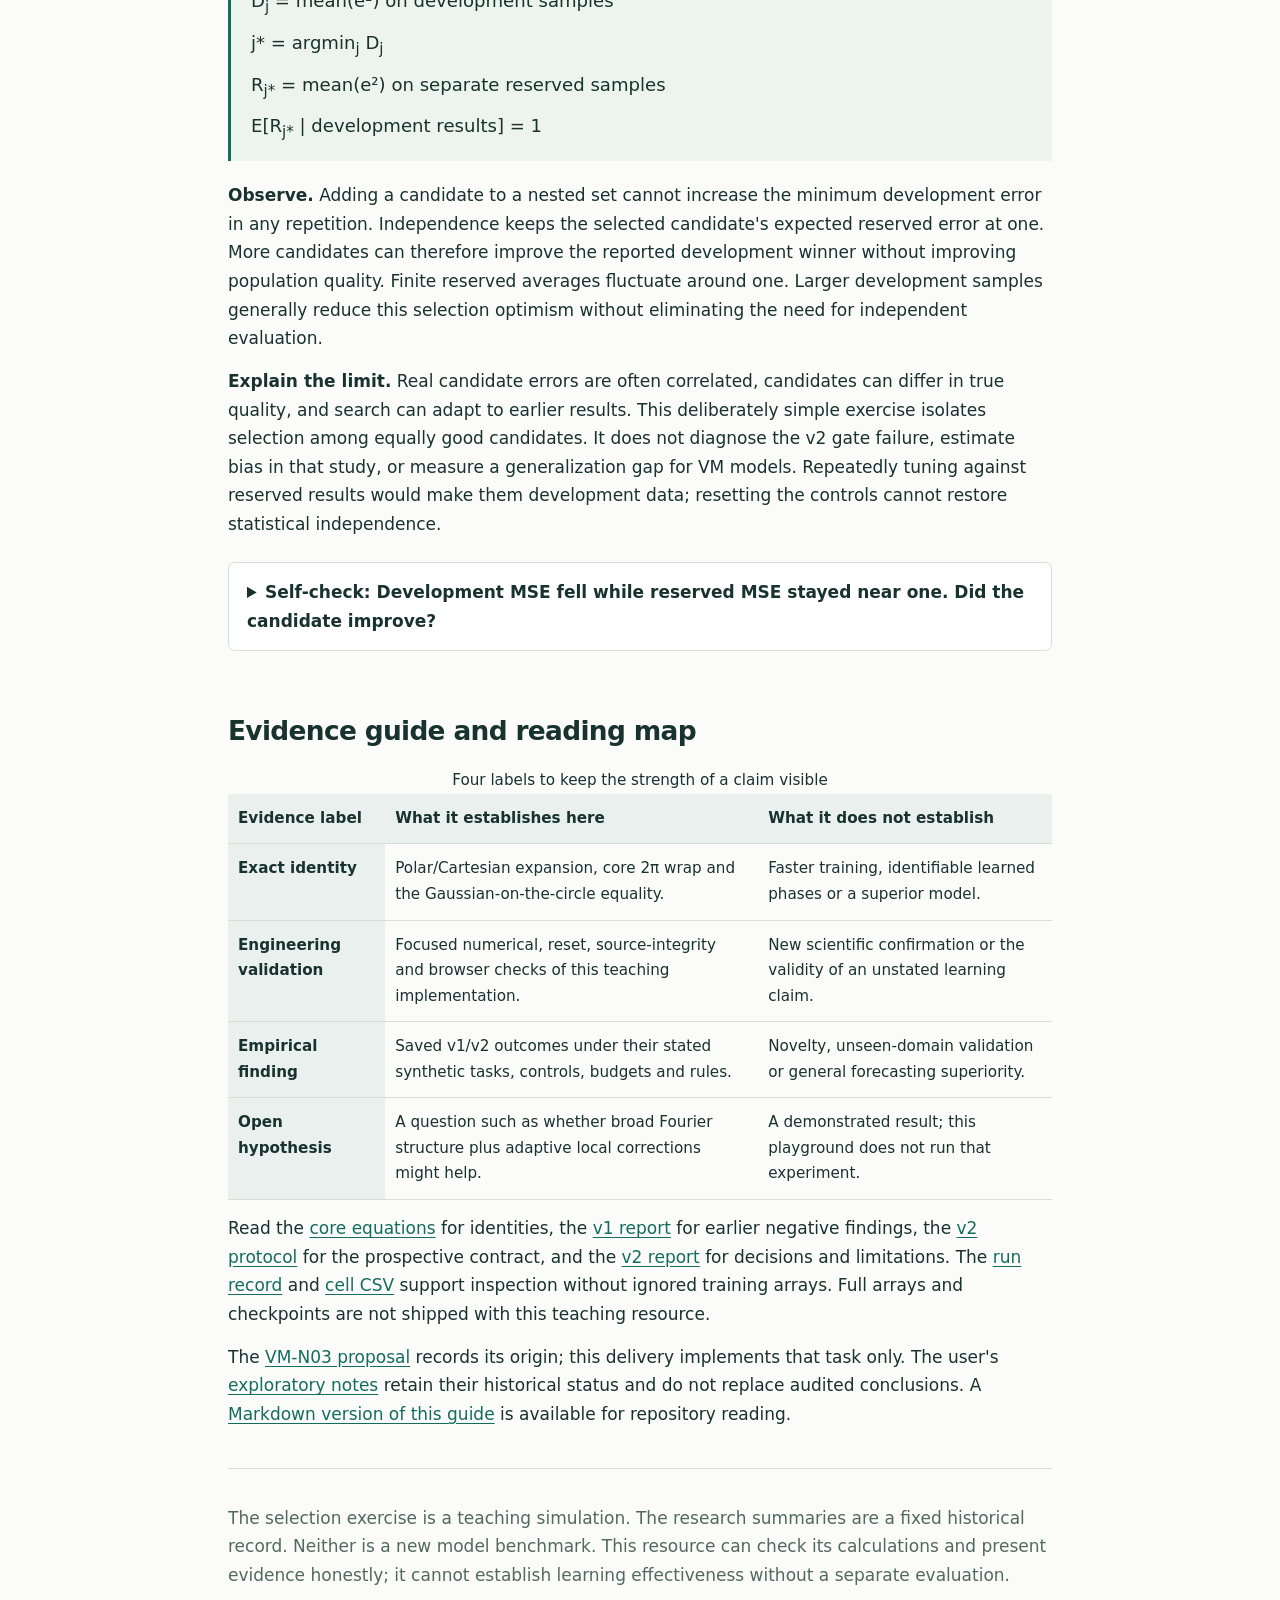
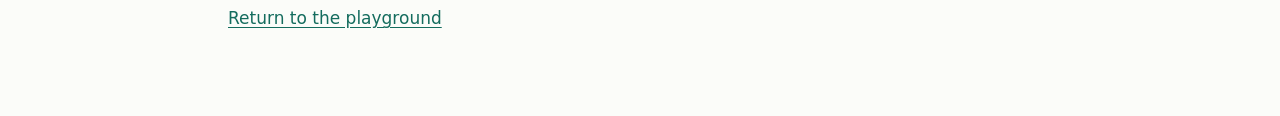
<file: learning/vm_playground/guide.html>
<!doctype html>
<html lang="en">
<head>
  <meta charset="utf-8">
  <meta name="viewport" content="width=device-width, initial-scale=1">
  <meta name="description" content="Offline companion to three lessons about circular coordinates, local kernels and honest evidence.">
  <title>VM learning playground · Offline companion</title>
  <style>
    :root { color-scheme: light; --ink: #18322f; --muted: #526863; --accent: #146c5e; --paper: #fbfcf9; --line: #d4dfd9; }
    * { box-sizing: border-box; }
    html { scroll-behavior: smooth; }
    body { margin: 0; color: var(--ink); background: var(--paper); font: 17px/1.68 system-ui, -apple-system, "Segoe UI", sans-serif; }
    main { max-width: 880px; margin: 0 auto; padding: 42px 28px 72px; }
    a { color: var(--accent); text-underline-offset: 3px; }
    a:hover { text-decoration-thickness: 2px; }
    a:focus-visible, summary:focus-visible { outline: 3px solid #ba7135; outline-offset: 4px; }
    h1, h2, h3 { line-height: 1.2; letter-spacing: -.025em; }
    h1 { font-size: clamp(2rem, 5vw, 3rem); margin: .3em 0; }
    h2 { margin-top: 2.4em; font-size: 1.65rem; }
    h3 { margin-top: 1.8em; font-size: 1.2rem; }
    p { margin: .85em 0; }
    .eyebrow, .sources { color: var(--muted); font-size: .9rem; }
    .eyebrow { text-transform: uppercase; letter-spacing: .08em; }
    .intro { font-size: 1.12rem; }
    nav { display: flex; flex-wrap: wrap; gap: 10px 22px; padding: 16px 0; border-block: 1px solid var(--line); margin: 26px 0; }
    .equation { padding: 16px 20px; margin: 20px 0; background: #edf4ee; border-left: 3px solid var(--accent); font-size: 1.13rem; overflow-wrap: anywhere; }
    .equation div + div { margin-top: 8px; }
    .callout { padding: 15px 20px; background: #f5eddc; border-left: 3px solid #9d642e; }
    .label { display: inline-block; font-size: .76rem; font-weight: 700; letter-spacing: .04em; text-transform: uppercase; padding: 2px 7px; border: 1px solid var(--line); border-radius: 4px; }
    details { margin: 24px 0; padding: 15px 18px; border: 1px solid var(--line); border-radius: 7px; background: #fff; }
    summary { cursor: pointer; font-weight: 650; }
    details p:last-child { margin-bottom: 0; }
    pre { padding: 16px; background: #eaf0ed; border-radius: 6px; white-space: pre-wrap; overflow-wrap: anywhere; }
    code { font: .91em/1.6 ui-monospace, "Cascadia Code", Consolas, monospace; overflow-wrap: anywhere; }
    table { border-collapse: collapse; width: 100%; font-size: .95rem; }
    th, td { text-align: left; vertical-align: top; border-bottom: 1px solid var(--line); padding: 12px 10px; }
    th { background: #eaf0ed; }
    .table-scroll { overflow-x: auto; }
    footer { margin-top: 40px; border-top: 1px solid var(--line); padding-top: 20px; color: var(--muted); }
    @media (max-width: 540px) { main { padding: 24px 18px 48px; } body { font-size: 16px; } th, td { padding: 9px 7px; } }
    @media print {
      body { color: #111; background: white; font-size: 10.5pt; line-height: 1.5; }
      main { max-width: none; padding: 0; }
      nav { display: none; }
      h1 { font-size: 25pt; } h2 { font-size: 17pt; } h3 { font-size: 13pt; }
      h1, h2, h3, summary { break-after: avoid; }
      .equation, details, tr { break-inside: avoid; }
      details > *:not(summary), details:not([open]) > *:not(summary) { display: block !important; }
      .equation, .callout, th { background: white; }
      a { color: inherit; }
    }
  </style>
</head>
<body>
<main>
  <header>
    <p class="eyebrow">VM-N03 · Teaching material · 22 September 2026</p>
    <h1>VM learning playground</h1>
    <p class="intro">An offline companion to coordinates, locality and the difference between a gain and a successful scientific claim.</p>
    <p>The examples illustrate equations and selection effects. They do not train a research model or produce new scientific evidence. The saved v1 and locality-v2 findings remain unchanged. Angles are <strong>radians</strong>; illustrative responses have arbitrary units unless a metric is explicitly labeled dimensionless.</p>
  </header>
  <nav aria-label="Guide navigation">
    <a href="index.html">Open playground</a>
    <a href="#start">Launch</a>
    <a href="#coordinates">1 · Coordinates</a>
    <a href="#locality">2 · Locality</a>
    <a href="#evidence">3 · Evidence</a>
    <a href="#reading">Reading map</a>
  </nav>

  <section id="start" aria-labelledby="start-heading">
    <h2 id="start-heading">Open, learn, reset</h2>
    <p>Open <a href="index.html">index.html</a> directly in a current browser. This guide and the playground use local files, without external fonts, packages, accounts or model downloads. Keep the repository directory layout so that research-source links work. Alternatively, from the repository root:</p>
    <pre><code>py -3.11 -m http.server 8765 --bind 127.0.0.1</code></pre>
    <p>Then open <a href="http://127.0.0.1:8765/learning/vm_playground/index.html">the served playground</a> or <a href="http://127.0.0.1:8765/learning/vm_playground/guide.html">the served guide</a>. On another host, use its Python executable in place of <code>py -3.11</code>. Stop the server with Ctrl+C. The browser can print this guide; open answer panels first if you want them included.</p>
    <p>For each lesson, <strong>predict</strong> before opening the explanation, <strong>manipulate</strong> one control at a time, <strong>observe</strong> the plot and values, then <strong>explain</strong> what changed in your own words. Use the lesson's reset button to return to its original settings. Identical controls give identical examples. Historical display filters never refit or edit the study.</p>
  </section>

  <section id="coordinates" aria-labelledby="coordinates-heading">
    <h2 id="coordinates-heading">1. Same function, different coordinates</h2>
    <span class="label">Exact identity</span>
    <p><strong>Predict.</strong> With amplitude κ fixed, what happens to the preferred input angle when phase μ increases? Does doubling κ make a cosine peak narrower?</p>
    <p><strong>Manipulate.</strong> Change amplitude and phase. Compare polar and Cartesian response curves, then compare θ with θ + 2π. Try a very small amplitude and zero.</p>
    <div class="equation" aria-label="Polar and Cartesian identity">
      <div>f(θ) = κ cos(θ + μ) = a cos θ + b sin θ</div>
      <div>a = κ cos μ &nbsp; · &nbsp; b = −κ sin μ</div>
      <div>κ = √(a² + b²) &nbsp; · &nbsp; μ = atan2(−b, a) when κ &gt; 0</div>
    </div>
    <p>This is the cosine addition formula, not a fit. For κ &gt; 0, the maximum occurs at <strong>θ = −μ modulo 2π</strong>. The two coordinate systems describe the same response, although their optimizer trajectories need not match. The polar phase derivative is −κ sin(θ + μ), so its magnitude shrinks with κ.</p>
    <p><strong>Worked example.</strong> Let κ = 2 and μ = π/3. Then a = 1 and b = −√3. At θ = π/6, the polar form gives 2 cos(π/2) = 0, while the Cartesian form gives √3/2 − √3/2 = 0. The preferred input is −π/3, equivalently 5π/3. Adding 2π to either θ or μ leaves every response unchanged, up to floating-point rounding.</p>
    <p><strong>Observe.</strong> Changing κ scales the sum response vertically: dividing a nonzero response by κ recovers the same cosine shape. Changing μ shifts it horizontally. At κ = 0, a = b = 0 and every phase gives the same flat response. <strong>No unique preferred angle exists.</strong> Near zero, tiny coefficient changes can move the inferred phase substantially while barely changing predictions.</p>
    <p>Exact zero is a useful teaching boundary. The research layers use softplus of a finite unconstrained parameter to produce strictly positive κ in exact arithmetic; that raw parameter is not log(κ). A near-zero phase is not reliable evidence of stable structure.</p>
    <p><strong>Explain the boundary of the claim.</strong> The multi-input core sum is Σ<sub>i</sub>[a<sub>i</sub> cos(x<sub>i</sub>) + b<sub>i</sub> sin(x<sub>i</sub>)] plus an optional bias. It is 2π-periodic in each input. An affine input projection or raw-input residual can break that guarantee for the complete model. A physical direction has a physical wrap; a standardized sensor value fed into cosine merely has a mathematical wrap in standardized units. Its preferred value is not automatically a clock time, compass direction or physical mechanism.</p>
    <p>The historical <code>log_output</code> setting returns the sum response plus bias. It is not the logarithm of the final biased exponential output.</p>
    <p class="sources">Sources: <a href="../../src/circular_layers_v2.py">versioned circular layers</a>, <a href="../../src/von_mises_neuron.py">legacy core implementation</a>, and <a href="../../AGENTS.md">repository mathematical guardrails</a>.</p>
    <details>
      <summary>Self-check: μ = π/2, κ = 3. What are a, b and the preferred angle?</summary>
      <p>a = 0, b = −3, and the preferred input is −π/2 modulo 2π, or 3π/2. The response is −3 sin θ. A phase of +π/2 is not the preferred input under the cos(θ + μ) convention. At κ = 0, no unique preferred angle remains.</p>
    </details>
  </section>

  <section id="locality" aria-labelledby="locality-heading">
    <h2 id="locality-heading">2. Amplitude versus locality</h2>
    <span class="label">Exact identity</span>
    <p><strong>Predict.</strong> If the maximum of a kernel is fixed at one, what can increasing κ change? Does it change the period?</p>
    <p><strong>Manipulate.</strong> Compare the sum response with the peak-normalized kernel while holding the center fixed. Increase κ, inspect the off-center values, and then change the integer harmonic separately.</p>
    <div class="equation" aria-label="Sum response and peak-normalized kernel">
      <div>c = −μ</div>
      <div>s(θ) = κ cos(θ − c)</div>
      <div>K(θ, c) = exp{κ[cos(θ − c) − 1]}</div>
    </div>
    <p>In s, κ changes amplitude, not the normalized cosine shape. In K, the peak stays at one while values away from the center decrease as κ grows: this is locality. At κ = 0, s is zero and K is constant one. For κ &gt; 0, the kernel's minimum at the antipode is exp(−2κ). The teaching kernel is peak-normalized; the legacy exp(s) output has peak exp(κ), and an added bias changes it again.</p>
    <p><strong>Worked example.</strong> At κ = 2 and θ − c = π/2, s = 0 and K = exp(−2) ≈ 0.1353. At the center K = 1; at the opposite angle K = exp(−4) ≈ 0.0183. Raising κ lowers off-center values without moving the center or changing the period.</p>
    <h3>A Gaussian on the unit circle</h3>
    <p>Define the embedding u(θ) = (cos θ, sin θ). Expanding its squared distance gives an exact equality:</p>
    <div class="equation" aria-label="Exact chordal Gaussian identity">
      <div>‖u(θ) − u(c)‖² = 2 − 2 cos(θ − c)</div>
      <div>K(θ, c) = exp{−(κ/2)‖u(θ) − u(c)‖²}</div>
    </div>
    <p>This is a Gaussian radial basis evaluated on the unit circle, with Euclidean embedding width σ = 1/√κ for κ &gt; 0. Chord distance is dimensionless on the unit circle; it differs from unwrapped angular distance. The local approximation K ≈ exp(−κ(θ − c)²/2) uses cos δ ≈ 1 − δ²/2 and is only an approximation near the center. σ is not an exact angular standard deviation.</p>
    <p><strong>Observe the independent roles.</strong> Integer harmonic h in cos(hθ) changes the fundamental period to 2π/h while preserving 2π wrap consistency. The corresponding kernel exp{κ[cos(h(θ − c)) − 1]} has h equally high peaks around the original circle. For h &gt; 1, it is a Gaussian basis on the <em>h-fold embedding</em> u<sub>h</sub>(θ) = (cos(hθ), sin(hθ)): multiple original angles map to the same embedded point. It is not one isolated peak on the original circle.</p>
    <p>Kappa alone never sets h. A clock feature θ(t) = 2πt/T supplies physical cycle T; harmonic h gives T/h. Frozen concentration bands do not create daily and weekly periods by themselves.</p>
    <p><strong>Explain normalization.</strong> Peak one does not mean integral one. A circular probability density is exp(κ cos(θ − c)) / [2πI<sub>0</sub>(κ)], where I<sub>0</sub> is the modified Bessel function. This lesson's unnormalized basis is not a density, so its height is not a probability. A weighted sum of bases with a bias is a regression function and may be negative. A bounded basis also does not establish bounded gradients or safe exponentials for every other architecture and parameterization.</p>
    <p class="sources">Source: <code>PeakCircularKernelBankV1.log_features</code> and <code>chordal_features</code> in <a href="../../src/circular_layers_v2.py">the versioned implementation</a>.</p>
    <details>
      <summary>Self-check: What changes when κ goes from 1 to 4? What changes when h goes from 1 to 2?</summary>
      <p>The sum amplitude increases fourfold. The kernel remains at peak one, suppresses off-center responses more strongly, and has embedding width 1/2 instead of 1. Changing h to 2 creates two peaks over a full turn and halves the fundamental period. It preserves the original 2π wrap, unlike an arbitrary noninteger frequency.</p>
    </details>
  </section>

  <section id="evidence" aria-labelledby="evidence-heading">
    <h2 id="evidence-heading">3. A gain with a failed gate</h2>
    <h3>Read the saved evidence first</h3>
    <span class="label">Historical empirical finding</span>
    <p><strong>Predict.</strong> Can an average error reduction coexist with a failed continuation rule? Which additional facts would you need before calling one method better?</p>
    <p><strong>Manipulate.</strong> Inspect historical family, total-label, noise and compute views. These controls select saved summaries; they launch no new runs. <code>vp_both</code> adapts centers and widths while solving its ridge readout at each geometry state. <code>joint_both</code> updates geometry and readout together using Adam. <code>fixed16</code> has the same basis count as the adaptive models; <code>fixed48</code> has the same fitted scalar count as <code>vp_both</code> but more fixed basis functions.</p>
    <p>The compact <a href="../../docs/vm_locality_v2_run_record.json">run record</a> and <a href="../../docs/vm_locality_v2_cells.csv">cell CSV</a> are historical sources, explained in the <a href="../../docs/vm_locality_v2_results.md">v2 report</a>. The CSV's 720 confirmation cells cover every model, family, noise level, label budget and time allowance. Its <code>normalized_clean_mse</code> is clean-grid MSE divided by clean target variance: <strong>dimensionless, lower is better</strong>. Noise SD is in standardized target units. The nonperiodic family is diagnostic and excluded from the balanced periodic primary score; all v2 model arms are periodic.</p>
    <p>Total labels include training and validation: 64 = 48 + 16, 128 = 96 + 32, and 512 = 384 + 128. The primary allowance is two seconds per fit; the other saved allowances are 0.25 and 0.75 seconds. Fixed controls finish their ridge solve much earlier, so a common allowance is not equal actual runtime. Only checkpoints completed within an allowance are eligible. <a href="../../docs/vm_locality_v2_protocol.md">Source: prospective protocol</a>; <a href="../../docs/vm_locality_v2_results.md#runtime-and-numerical-diagnostics">runtime analysis</a>.</p>
    <div class="callout">
      <p><strong>Observe the locked decision.</strong> <code>vp_both</code> reduced balanced error by <strong>54.54% against fixed16</strong> and <strong>35.85% against fixed48</strong>. But smooth-family error was <strong>47.58% higher than fixed16</strong>, exceeding the unchanged <strong>10%</strong> family regression limit. Both co-primary contrasts had to pass: <strong>the overall gate failed</strong>. <a href="../../docs/vm_locality_v2_results.md#locked-confirmation-decisions">Source: locked confirmation decisions</a>.</p>
    </div>
    <p>The full rule also required sufficient aggregate improvement, a positive lower bootstrap improvement bound, and improvement in at least two periodic families. <a href="../../docs/vm_locality_v2_protocol.md#analysis-and-evidence">Source: frozen analysis rule</a>.</p>
    <p><strong>Why can both be true?</strong> Each target first averages its paired budgets, noise and initializations. Targets are then averaged within family, and the three periodic families receive equal weight. Large absolute reductions in narrow or multimodal error can outweigh a small absolute increase in already-small smooth error. A family-relative guard asks a different question from the aggregate.</p>
    <p>The saved smooth errors are about 0.003304 versus 0.002239: an absolute increase of about 0.001065 can still be a large percentage increase. The gate was not rewritten after the result. <a href="../../docs/vm_locality_v2_results.md#locked-confirmation-decisions">Source: decision table and explanation</a>.</p>
    <p><strong>Compare the alternatives.</strong> Variable projection's balanced error was <strong>15.05% higher than joint Adam's</strong>, and all three periodic family means favored joint Adam. Solving one part exactly does not guarantee the best complete method under a fixed wall-clock allowance. Joint Adam completed more updates in this setup, but the comparison does not establish update count as the sole cause. <a href="../../docs/vm_locality_v2_results.md#locked-confirmation-decisions">Source: optimizer contrast</a>; <a href="../../docs/vm_locality_v2_results.md#runtime-and-numerical-diagnostics">runtime table</a>.</p>
    <p>At <strong>512 total labels</strong>, larger Fourier controls won the narrow and multimodal comparisons described in the report. Their weaker small-sample cells explain why a local win need not produce the best overall mean. At <strong>0.25 seconds</strong>, <code>vp_both</code> was worse than fixed48; more computation changed that comparison. <a href="../../docs/vm_locality_v2_results.md#all-model-outcomes-and-conditional-answer">Source: all model outcomes and conditional answer</a>.</p>
    <p><strong>Keep v1 visible.</strong> Both v1 primary confirmation gates failed too: polar optimization's curve error was <strong>62.94% higher than Cartesian</strong>, and learned locality error was <strong>65.09% higher than its locked fixed-VM comparator</strong>. V2 changed label accounting, regularization, initialization and compute budgeting; it does not reverse v1. These are bounded synthetic results, not real-world forecasting validation. <a href="../../docs/vm_methodology_results.md">Source: v1 report</a>; <a href="../../docs/vm_locality_v2_results.md#interpretation-limitations-and-preservation">v2 limitations</a>.</p>
    <details>
      <summary>Self-check: If the fixed48 contrast passes, may it replace the failed fixed16 contrast?</summary>
      <p>No. Both were required by the locked co-primary rule. A favorable aggregate, subgroup, alternative optimizer or comparator cannot retrospectively replace the failed contrast. Report the conditional benefit and the failed overall gate together.</p>
    </details>

    <h3>Then run the separate selection-bias exercise</h3>
    <span class="label">Synthetic teaching example</span>
    <p><strong>Predict.</strong> If every candidate has the same true error, what happens to the best development score as you inspect more candidates?</p>
    <p><strong>Manipulate.</strong> Increase the candidate count and compare the selected development MSE with its independent reserved MSE. Compare small and larger development samples. Reset returns the same exercise; it does not create a fresh reserved research sample.</p>
    <p>Every candidate's residuals are standard normal, so every candidate has population MSE <strong>1 in dimensionless units</strong>. Candidate sets are nested at 1, 4, 16 and 64. Select the candidate with the lowest development mean squared residual, using 16 or 128 development samples. Its reserved score uses a separate sample of 256 residuals. The display averages 200 repetitions with fixed teaching seed <strong>20260922</strong>. These are simulation definitions, not estimates from locality v2 or the external model-selection lesson.</p>
    <div class="equation" aria-label="Selection exercise definition">
      <div>D<sub>j</sub> = mean(e²) on development samples</div>
      <div>j* = argmin<sub>j</sub> D<sub>j</sub></div>
      <div>R<sub>j*</sub> = mean(e²) on separate reserved samples</div>
      <div>E[R<sub>j*</sub> | development results] = 1</div>
    </div>
    <p><strong>Observe.</strong> Adding a candidate to a nested set cannot increase the minimum development error in any repetition. Independence keeps the selected candidate's expected reserved error at one. More candidates can therefore improve the reported development winner without improving population quality. Finite reserved averages fluctuate around one. Larger development samples generally reduce this selection optimism without eliminating the need for independent evaluation.</p>
    <p><strong>Explain the limit.</strong> Real candidate errors are often correlated, candidates can differ in true quality, and search can adapt to earlier results. This deliberately simple exercise isolates selection among equally good candidates. It does not diagnose the v2 gate failure, estimate bias in that study, or measure a generalization gap for VM models. Repeatedly tuning against reserved results would make them development data; resetting the controls cannot restore statistical independence.</p>
    <details>
      <summary>Self-check: Development MSE fell while reserved MSE stayed near one. Did the candidate improve?</summary>
      <p>No population-quality improvement was built into this exercise. Selection found a favorable development fluctuation. The independent reserved score evaluates the selected candidate without reusing the fluctuation that selected it.</p>
    </details>
  </section>

  <section id="reading" aria-labelledby="reading-heading">
    <h2 id="reading-heading">Evidence guide and reading map</h2>
    <div class="table-scroll">
      <table>
        <caption>Four labels to keep the strength of a claim visible</caption>
        <thead><tr><th scope="col">Evidence label</th><th scope="col">What it establishes here</th><th scope="col">What it does not establish</th></tr></thead>
        <tbody>
          <tr><th scope="row">Exact identity</th><td>Polar/Cartesian expansion, core 2π wrap and the Gaussian-on-the-circle equality.</td><td>Faster training, identifiable learned phases or a superior model.</td></tr>
          <tr><th scope="row">Engineering validation</th><td>Focused numerical, reset, source-integrity and browser checks of this teaching implementation.</td><td>New scientific confirmation or the validity of an unstated learning claim.</td></tr>
          <tr><th scope="row">Empirical finding</th><td>Saved v1/v2 outcomes under their stated synthetic tasks, controls, budgets and rules.</td><td>Novelty, unseen-domain validation or general forecasting superiority.</td></tr>
          <tr><th scope="row">Open hypothesis</th><td>A question such as whether broad Fourier structure plus adaptive local corrections might help.</td><td>A demonstrated result; this playground does not run that experiment.</td></tr>
        </tbody>
      </table>
    </div>
    <p>Read the <a href="../../src/circular_layers_v2.py">core equations</a> for identities, the <a href="../../docs/vm_methodology_results.md">v1 report</a> for earlier negative findings, the <a href="../../docs/vm_locality_v2_protocol.md">v2 protocol</a> for the prospective contract, and the <a href="../../docs/vm_locality_v2_results.md">v2 report</a> for decisions and limitations. The <a href="../../docs/vm_locality_v2_run_record.json">run record</a> and <a href="../../docs/vm_locality_v2_cells.csv">cell CSV</a> support inspection without ignored training arrays. Full arrays and checkpoints are not shipped with this teaching resource.</p>
    <p>The <a href="../../docs/proposed_tasks_from_forecasting.md#vm-n03--vm-learning-playground-and-reading-companion">VM-N03 proposal</a> records its origin; this delivery implements that task only. The user's <a href="../../VM_exploration.md">exploratory notes</a> retain their historical status and do not replace audited conclusions. A <a href="../../docs/learning/vm_playground_guide.md">Markdown version of this guide</a> is available for repository reading.</p>
  </section>
  <footer>
    <p>The selection exercise is a teaching simulation. The research summaries are a fixed historical record. Neither is a new model benchmark. This resource can check its calculations and present evidence honestly; it cannot establish learning effectiveness without a separate evaluation.</p>
    <p><a href="index.html">Return to the playground</a></p>
  </footer>
</main>
</body>
</html>
</file>
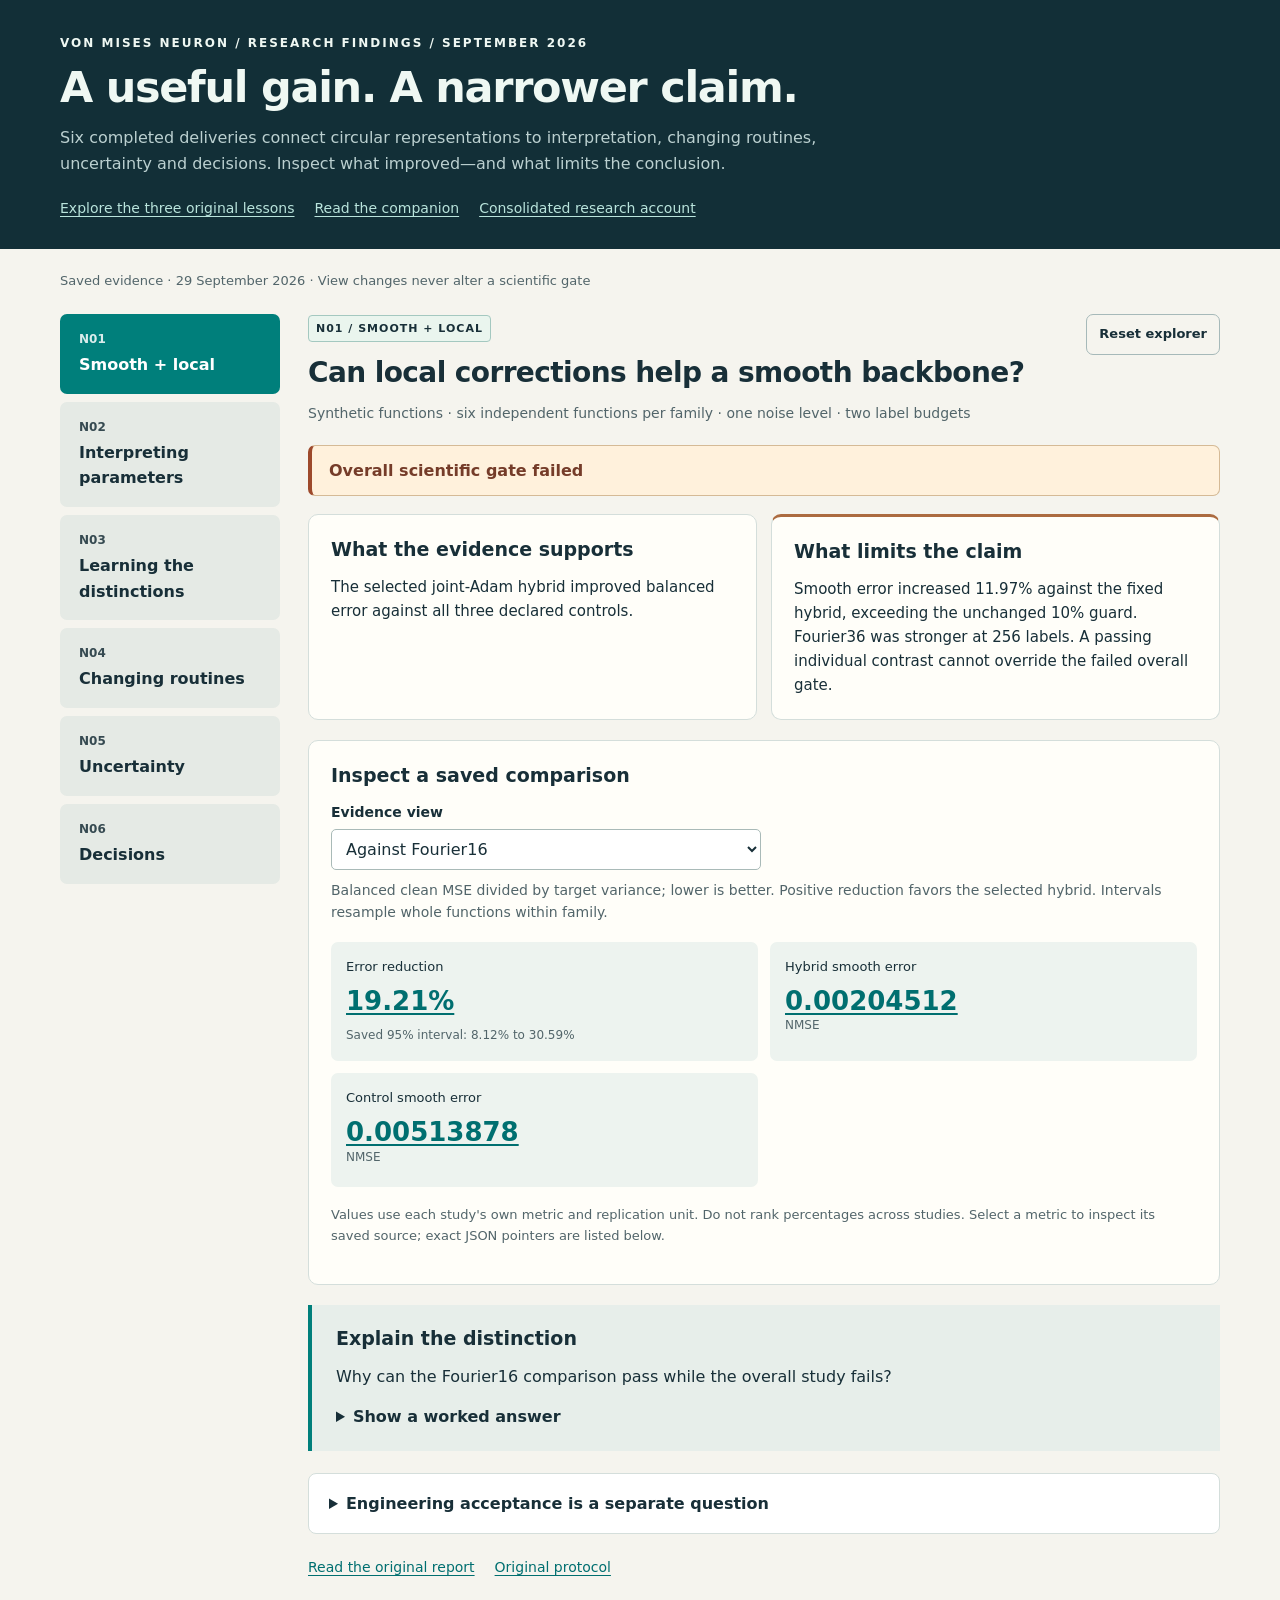
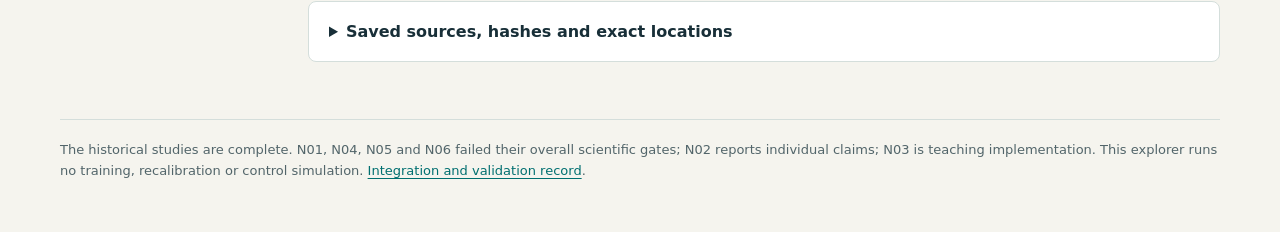
<file: learning/vm_playground/research.html>
<!doctype html>
<html lang="en">
<head>
  <meta charset="utf-8">
  <meta name="viewport" content="width=device-width, initial-scale=1">
  <title>VM research findings · Six studies, distinct claims</title>
  <link rel="stylesheet" href="style.css">
  <link rel="stylesheet" href="research.css">
  <script defer src="research-evidence.js"></script>
  <script defer src="research.js"></script>
</head>
<body>
<header>
  <div class="eyebrow">Von Mises Neuron / Research findings / September 2026</div>
  <h1>A useful gain. A narrower claim.</h1>
  <p>Six completed deliveries connect circular representations to interpretation,
    changing routines, uncertainty and decisions. Inspect what improved—and what limits the conclusion.</p>
  <div class="toplinks"><a href="index.html">Explore the three original lessons</a><a href="guide.html#new-findings">Read the companion</a><a href="../../docs/research_account_n01_n06.md">Consolidated research account</a></div>
</header>
<main class="shell portfolio">
  <p class="edition">Saved evidence · 29 September 2026 · View changes never alter a scientific gate</p>
  <noscript><p>This explorer needs JavaScript. The <a href="guide.html#new-findings">offline reading companion</a> includes the findings without scripts.</p></noscript>
  <div class="research-layout">
    <nav id="studyNav" aria-label="Completed studies"></nav>
    <article id="studyPanel" aria-labelledby="studyTitle">
      <div class="lesson-head"><div><span id="studyId" class="badge"></span><h2 id="studyTitle"></h2><p id="studyScope"></p></div><button id="resetResearch" class="secondary" type="button">Reset explorer</button></div>
      <div id="studyStatus" class="decision" role="status"></div>
      <div class="claim-grid">
        <section class="card"><h3>What the evidence supports</h3><p id="finding"></p></section>
        <section class="card boundary"><h3>What limits the claim</h3><p id="limit"></p></section>
      </div>
      <section class="card saved-view" aria-labelledby="viewTitle">
        <h3 id="viewTitle">Inspect a saved comparison</h3>
        <label for="researchView">Evidence view</label><select id="researchView"></select>
        <div aria-live="polite" aria-atomic="true"><p id="viewDescription" class="note"></p><div id="researchMetrics" class="research-metrics"></div></div>
        <p class="hint">Values use each study's own metric and replication unit. Do not rank percentages across studies. Select a metric to inspect its saved source; exact JSON pointers are listed below.</p>
      </section>
      <section class="prompt"><h3>Explain the distinction</h3><p id="selfPrompt"></p><details id="selfCheck"><summary>Show a worked answer</summary><p id="selfAnswer"></p></details></section>
      <details id="engineeringDetails" class="explain"><summary>Engineering acceptance is a separate question</summary><p id="engineering"></p></details>
      <div id="researchLinks" class="toplinks"></div>
      <details id="provenanceDetails" class="explain"><summary>Saved sources, hashes and exact locations</summary><div id="researchSources"></div></details>
    </article>
  </div>
  <footer>The historical studies are complete. N01, N04, N05 and N06 failed their overall scientific gates; N02 reports individual claims; N03 is teaching implementation. This explorer runs no training, recalibration or control simulation. <a href="../../docs/integration_20260929.md">Integration and validation record</a>.</footer>
</main>
</body>
</html>
</file>
<file: learning/vm_playground/style.css>
:root{color-scheme:light;--ink:#182f38;--muted:#52656a;--paper:#f5f4ee;--card:#fffef9;--teal:#007f7b;--gold:#ab5816;--purple:#745099;--line:#d4dedb;--nav:#122f37}
*{box-sizing:border-box}body{margin:0;background:var(--paper);color:var(--ink);font:16px/1.6 system-ui,-apple-system,"Segoe UI",sans-serif}a{color:#006f70;text-underline-offset:3px}button,input,select{font:inherit}button,select{cursor:pointer}button{border:1px solid var(--teal);background:var(--teal);color:white;border-radius:7px;padding:10px 17px;font-weight:650}button:hover{filter:brightness(.93)}button.secondary{background:transparent;color:var(--ink);border-color:#a6b9b9}button:focus-visible,a:focus-visible,input:focus-visible,select:focus-visible,summary:focus-visible{outline:3px solid #df9c27;outline-offset:4px}header{background:var(--nav);color:#eff8f3;padding:34px max(24px,calc((100vw - 1160px)/2)) 30px}header p{color:#bbd0d0;max-width:780px;margin:8px 0}header a{color:#b9e4dc}h1{font-size:clamp(29px,4vw,43px);line-height:1.12;font-weight:650;letter-spacing:-1.3px;margin:10px 0 14px}h2{font-size:29px;line-height:1.25;letter-spacing:-.6px;margin:4px 0 12px}h3{font-size:19px;line-height:1.35;margin:0 0 12px}p{margin:9px 0 15px}.eyebrow{font-size:12px;letter-spacing:2px;text-transform:uppercase;font-weight:750}.toplinks{display:flex;gap:20px;margin-top:20px;font-size:14px;flex-wrap:wrap}.shell{max-width:1208px;margin:auto;padding:0 24px 50px}nav{display:flex;gap:8px;padding:20px 0 24px}nav button{flex:1;text-align:left;background:#e5eae5;color:var(--ink);border-color:transparent;padding:15px 18px}nav button[aria-pressed=true]{background:var(--teal);color:white}nav span{display:block;font-size:12px;opacity:.85;margin-bottom:3px}.lesson-head{display:flex;justify-content:space-between;gap:20px;align-items:start;margin:8px 0 20px}.lesson-head p{max-width:770px;color:var(--muted)}.badge{font-size:11px;letter-spacing:1px;font-weight:750;text-transform:uppercase;border:1px solid #a4c8c0;border-radius:4px;padding:4px 7px;display:inline-block;margin-bottom:9px;background:#eaf5ee}.historical .badge{border-color:#d5b990;background:#fff1dc;color:#784618}.toy .badge{border-color:#bbacd0;background:#f4edf9;color:#644884}.prompt{background:#e7eeea;border-left:4px solid var(--teal);padding:21px 24px;margin:20px 0}.prompt p{max-width:900px}.prompt label{display:block;font-weight:650;margin-bottom:8px}.prompt select{min-width:260px;max-width:100%;margin:0 12px 12px 0}.prompt button{margin-bottom:12px}.grid{display:grid;grid-template-columns:290px minmax(0,1fr);gap:22px}.card{background:var(--card);border:1px solid var(--line);border-radius:10px;padding:22px;min-width:0}.control{margin:0 0 23px}.control label{font-size:14px;font-weight:650;display:flex;justify-content:space-between;gap:10px}.control output{color:var(--teal);font-variant-numeric:tabular-nums;white-space:nowrap}input[type=range]{width:100%;accent-color:var(--teal);margin:13px 0 3px}select{padding:9px 10px;border:1px solid #a9bab8;border-radius:5px;background:white;color:var(--ink)}.control select{width:100%;margin-top:8px}.hint,small{font-size:13px;color:var(--muted)}.preset{font-size:13px;padding:7px 9px;margin:0 4px 8px 0}.equation{font-size:clamp(16px,2vw,21px);font-family:Cambria,"Times New Roman",serif;line-height:1.65;background:#edf3ef;border-radius:6px;padding:13px 17px;margin:0 0 17px;overflow-wrap:anywhere}.metrics{display:flex;flex-wrap:wrap;gap:12px;margin:17px 0}.metric{flex:1;min-width:140px;background:#eff3ef;border-radius:6px;padding:12px 15px}.metric strong{display:block;font-size:21px;font-variant-numeric:tabular-nums;font-weight:650}.metric span{font-size:12px;color:var(--muted)}.plot{width:100%;height:auto;display:block}.plot text{font:13px system-ui,sans-serif;fill:#4a6268}.plot .axis{stroke:#b9c9c7;stroke-width:1}.legend{display:flex;flex-wrap:wrap;gap:8px 22px;font-size:13px;margin:6px 0 10px}.legend span:before{content:"";display:inline-block;width:23px;border-top:3px solid var(--teal);vertical-align:middle;margin-right:7px}.legend .amber:before{border-color:var(--gold);border-top-style:dashed}.legend .gray:before{border-color:#7e9295}.legend .purple:before{border-color:var(--purple)}.readout{font-size:14px;background:#f0f4f2;padding:12px 15px;border-radius:6px;font-variant-numeric:tabular-nums}.note{color:var(--muted);font-size:14px}.explain{margin:22px 0;background:white;border:1px solid var(--line);border-radius:8px;padding:17px 20px}.explain summary{font-weight:700;cursor:pointer}.explain p{max-width:950px}.two-plots{display:grid;grid-template-columns:1fr 1fr;gap:15px}.two-plots .plot text{font-size:16px}.section-space{margin-top:28px}.historical{border-top:4px solid #bb8139}.toy{border-top:4px solid var(--purple);margin-top:28px}.filters{display:flex;flex-wrap:wrap;gap:14px;margin:17px 0}.filters .control{flex:1;min-width:140px;margin:0}.table-wrap{overflow-x:auto}table{width:100%;border-collapse:collapse;font-size:14px;margin:10px 0}caption{text-align:left;font-size:13px;color:var(--muted);padding-bottom:10px}th{text-align:left;background:#edf0ec;font-weight:650}th,td{padding:9px 12px;border-bottom:1px solid var(--line);white-space:nowrap}td.numeric{font-variant-numeric:tabular-nums;text-align:right}tr.selected{background:#eaf5ef}td.bar-cell{width:35%}.bar{height:12px;background:#8e9fa5;border-radius:2px;min-width:1px}.failed{color:#a53b30;font-weight:750}.source{font-size:12px}.gate-cards{display:grid;grid-template-columns:repeat(3,1fr);gap:12px}.gate-cards .metric{background:#fff1dd}.gate-cards strong{font-size:24px}.history-context{font-size:14px;color:var(--muted)}footer{margin-top:35px;color:var(--muted);font-size:13px;border-top:1px solid var(--line);padding-top:20px}[hidden]{display:none!important}.sr-only{position:absolute;width:1px;height:1px;overflow:hidden;clip-path:inset(50%)}
@media(max-width:800px){.grid{grid-template-columns:1fr}.controls{display:grid;grid-template-columns:1fr 1fr;gap:0 22px}.controls h3,.controls .wide{grid-column:1/-1}.two-plots{grid-template-columns:1fr}.gate-cards{grid-template-columns:1fr}nav{gap:5px}nav button{font-size:13px;padding:10px}nav span{font-size:10px}.lesson-head{display:block}.lesson-head button{margin:5px 0}.shell{padding:0 14px 30px}.card{padding:17px}header{padding:25px 18px}.prompt{padding:18px}.table-wrap{max-width:100%}}
@media(max-width:450px){.controls{grid-template-columns:1fr}.prompt select{min-width:0;width:100%}.filters .control{min-width:120px}.metric{min-width:110px}.toplinks{gap:12px}nav button{font-size:12px}.bar-cell{display:none}}
@media print{header{background:white;color:black}header p,header a{color:black}nav,.reset,.prompt button{display:none}.lesson[hidden],.workspace[hidden]{display:block!important}.lesson{break-before:page}.grid{display:block}.controls{display:none}.card{break-inside:avoid}.shell{max-width:none}.plot{max-height:250px}body{background:white}.explain{display:block}}
</file>
<file: learning/vm_playground/research.css>
.edition{font-size:13px;color:var(--muted);margin:22px 0}
.research-layout{display:grid;grid-template-columns:220px minmax(0,1fr);gap:28px}
.portfolio nav{display:flex;flex-direction:column;gap:8px;padding:0;align-self:start}
.portfolio nav button{flex:none;min-height:70px;width:100%}
.portfolio .lesson-head{margin-top:0}.portfolio h2{font-size:28px}
.portfolio #studyScope{font-size:14px;margin-bottom:0}
.portfolio .lesson-head button{font-size:13px;white-space:nowrap;padding:9px 12px}
.decision{border:1px solid #d5ba96;border-left:4px solid #9d492b;border-radius:7px;background:#fff1dc;color:#753c29;padding:12px 17px;margin:0 0 18px;font-weight:700}
.decision.neutral{background:#eaf3ef;border-color:#a8c4bb;color:#21584e}
.claim-grid{display:grid;grid-template-columns:1fr 1fr;gap:14px}.claim-grid p{font-size:15px;margin-bottom:0}
.boundary{border-top:3px solid #ac6b40}.saved-view{margin-top:20px}
.saved-view>label{display:block;font-size:14px;font-weight:650;margin-bottom:6px}
.saved-view select{width:100%;max-width:430px}
.research-metrics{display:grid;grid-template-columns:repeat(2,minmax(0,1fr));gap:12px;margin:18px 0}
.research-metric{background:#edf3ef;padding:15px;border-radius:7px;font-size:13px}
.research-metric strong{display:block;font-size:26px;line-height:1.3;margin:7px 0;font-variant-numeric:tabular-nums}
.research-metric .interval{color:var(--muted);font-size:12px}
.research-metric .unit{font-size:12px;display:block;color:var(--muted);font-weight:500}
.portfolio .prompt summary{cursor:pointer;font-weight:650}.portfolio .prompt{margin-bottom:16px}
.portfolio .source-entry{font-size:13px;padding:8px 0;border-bottom:1px solid var(--line);overflow-wrap:anywhere}
.portfolio code{font-size:12px;white-space:normal;overflow-wrap:anywhere}
@media(max-width:950px){.research-layout{grid-template-columns:1fr}.portfolio nav{display:grid;grid-template-columns:repeat(3,minmax(0,1fr))}.portfolio nav button{height:100%}.claim-grid{grid-template-columns:1fr 1fr}}
@media(max-width:550px){.portfolio nav{grid-template-columns:repeat(2,minmax(0,1fr))}.claim-grid{grid-template-columns:1fr}.research-metrics{grid-template-columns:1fr}.portfolio .lesson-head button{margin:14px 0 0}.portfolio h2{font-size:25px}}
@media print{.research-layout{display:block}.portfolio nav,.portfolio #resetResearch{display:none}.claim-grid{display:block}.research-metric{break-inside:avoid}}
</file>
